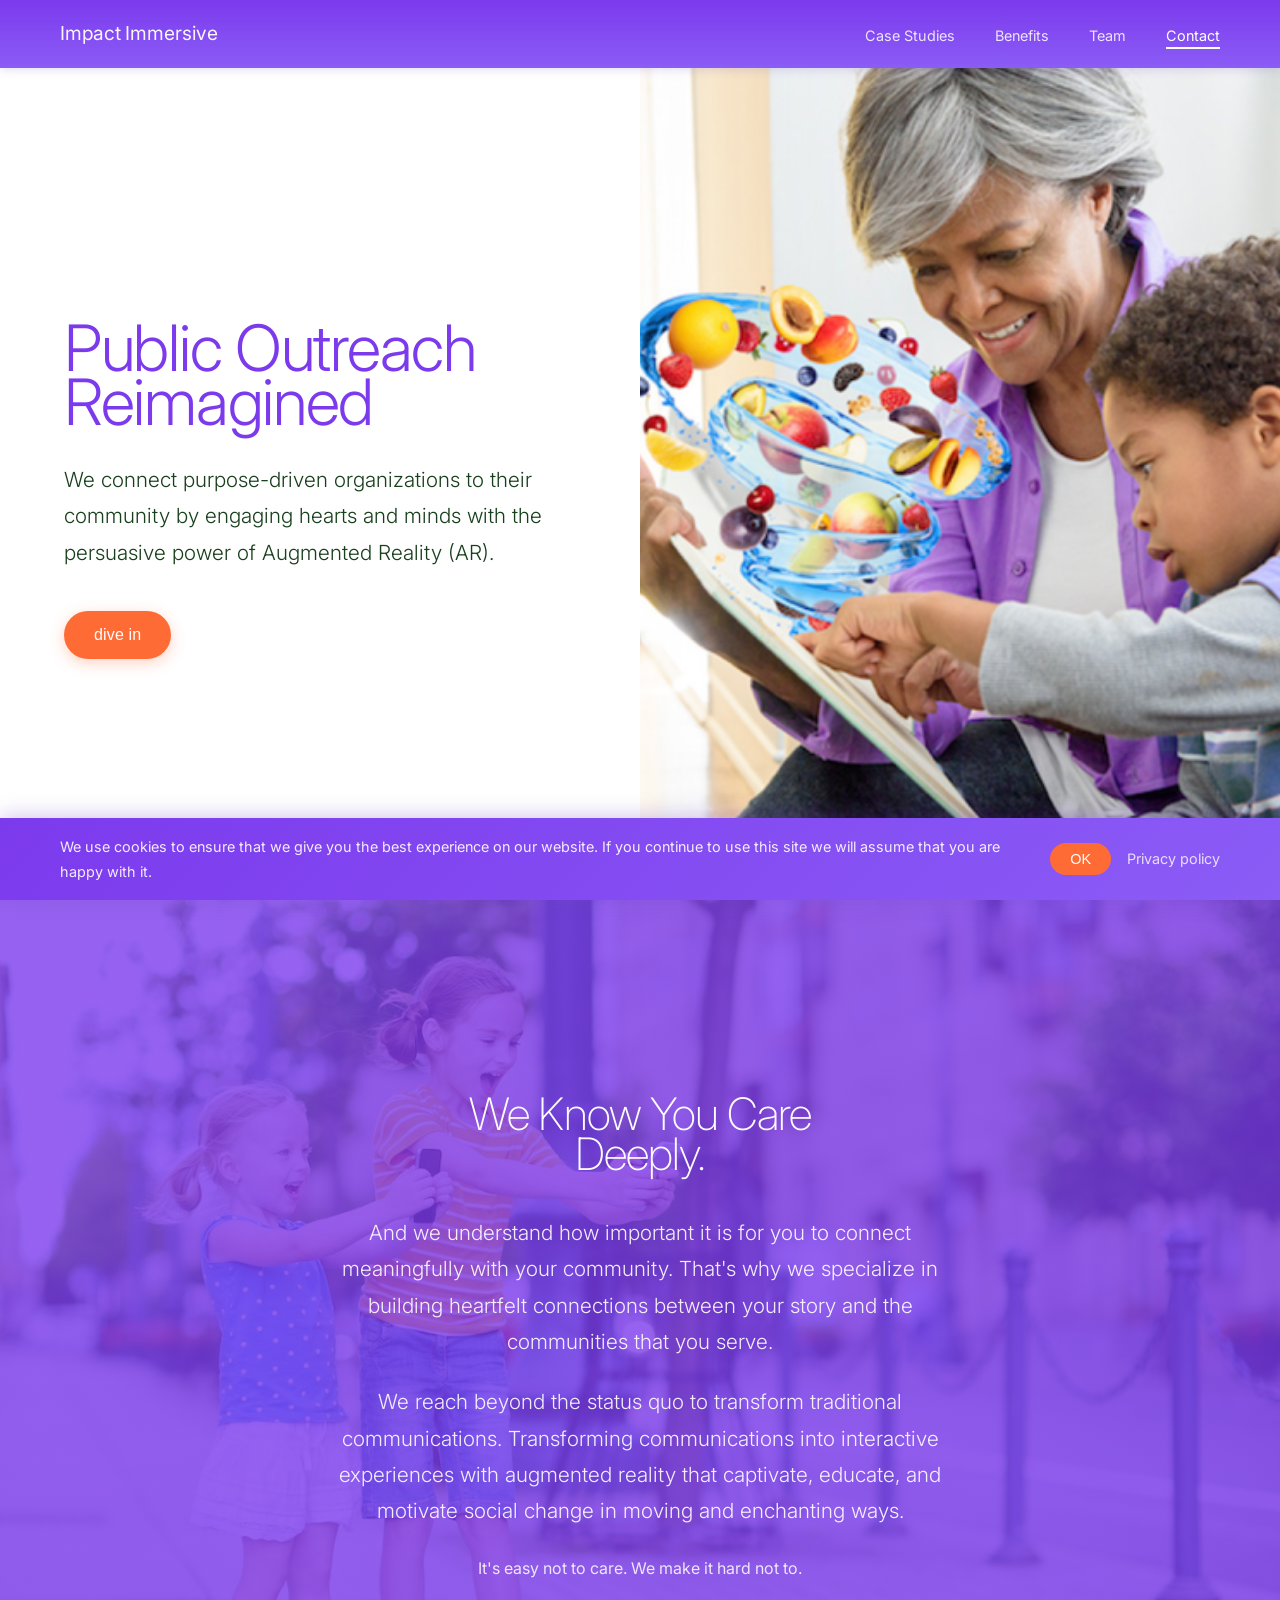
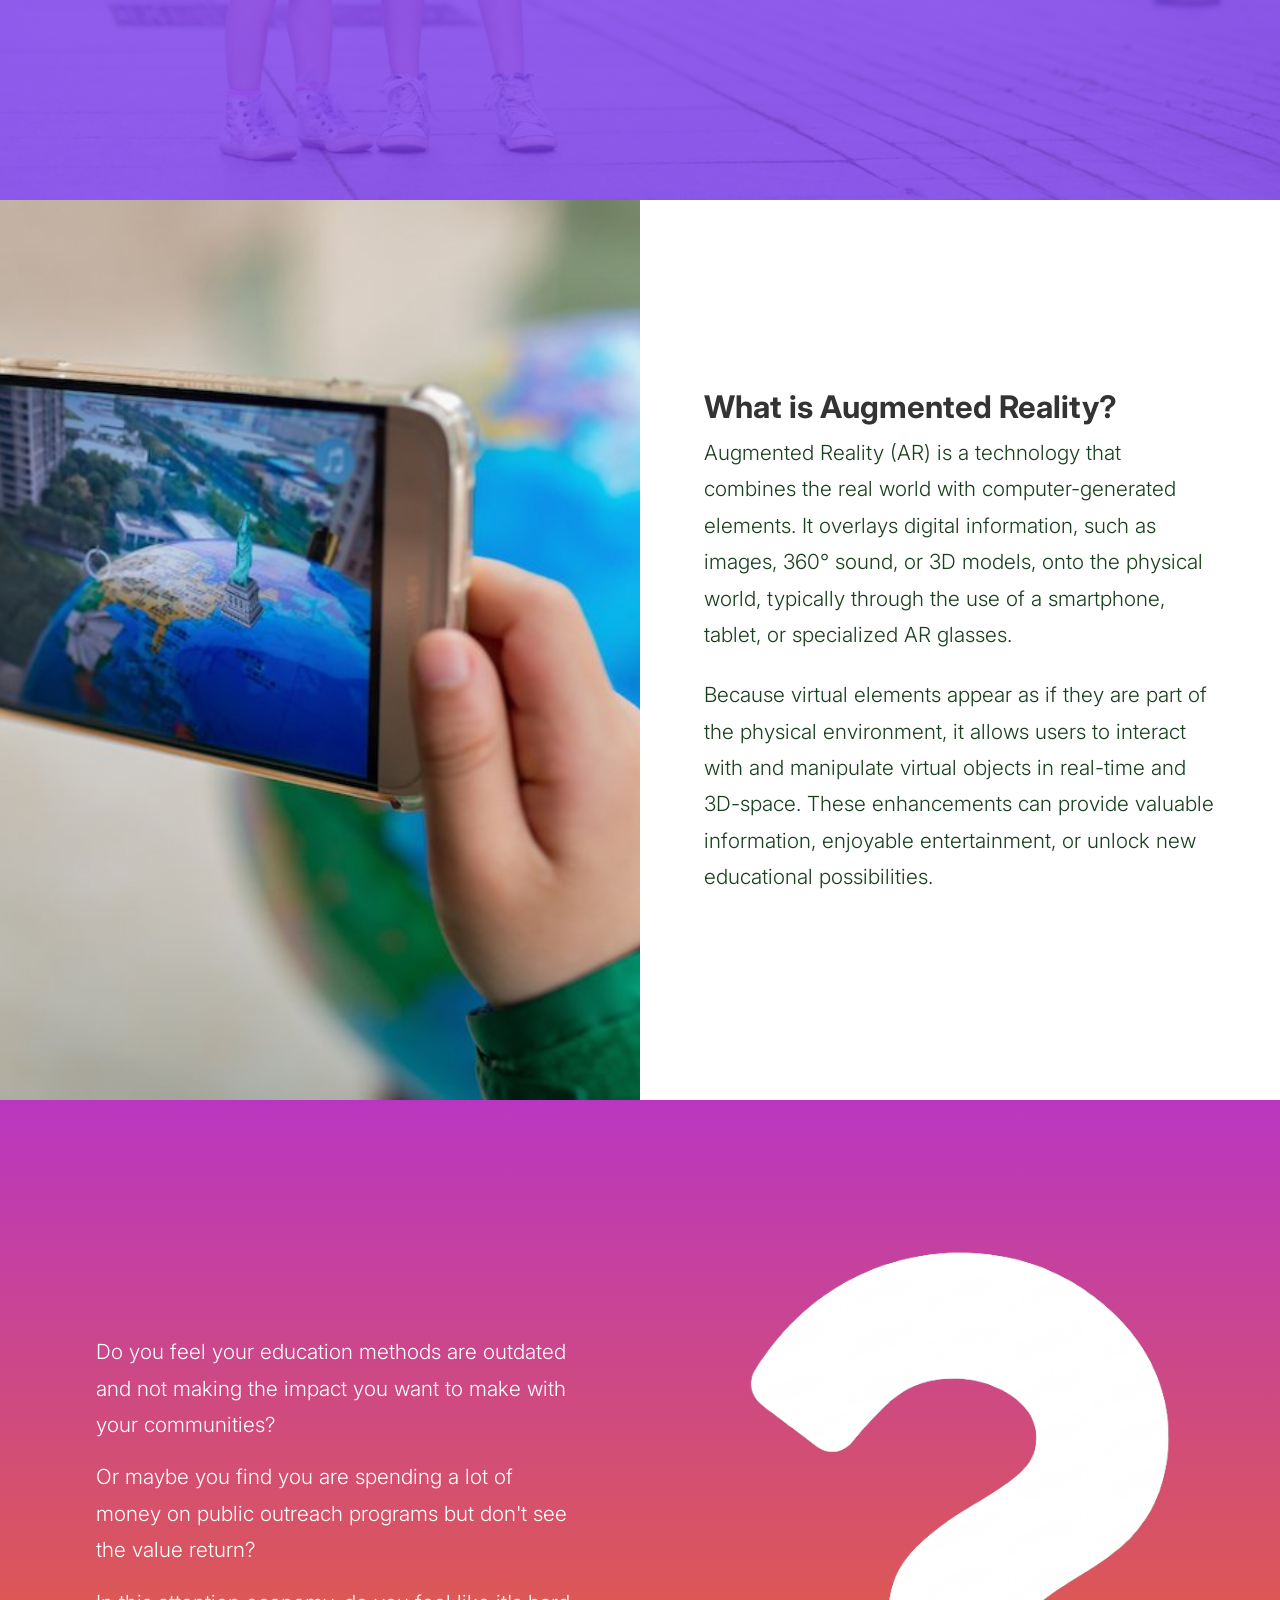
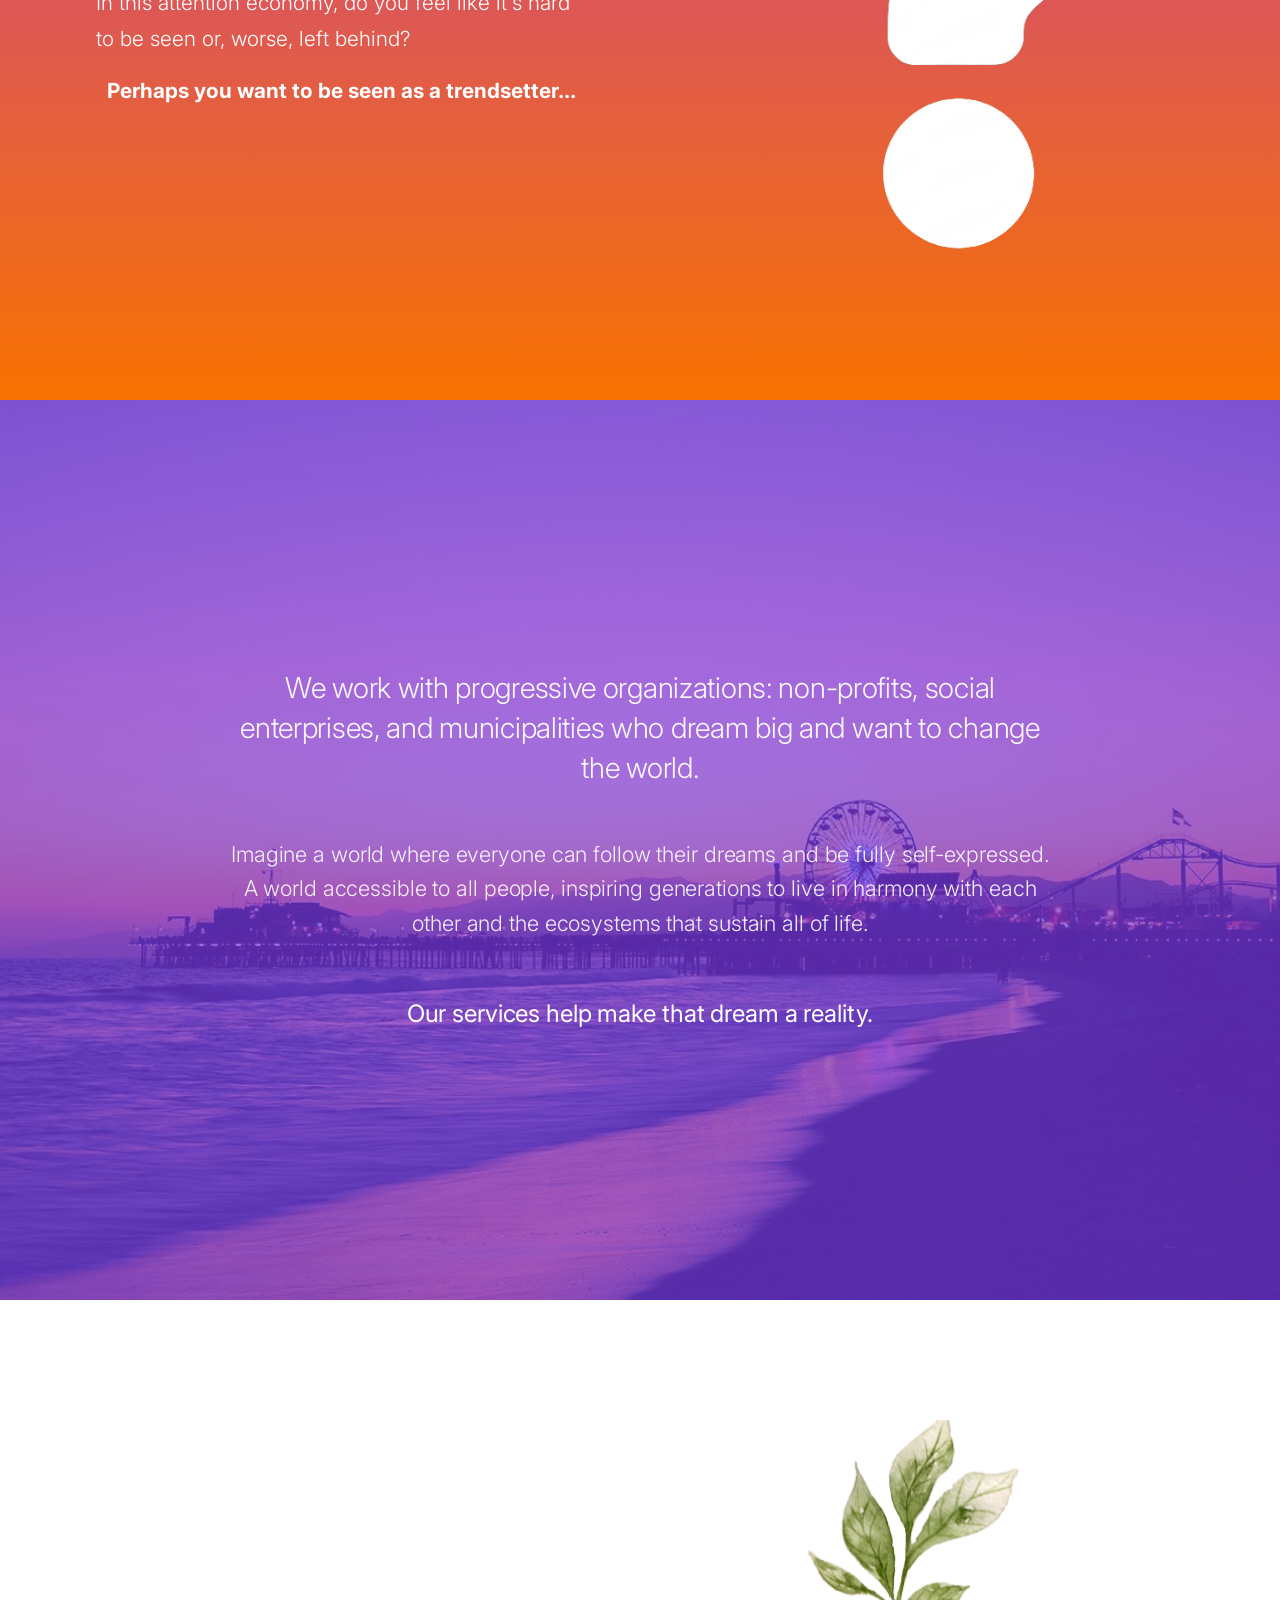
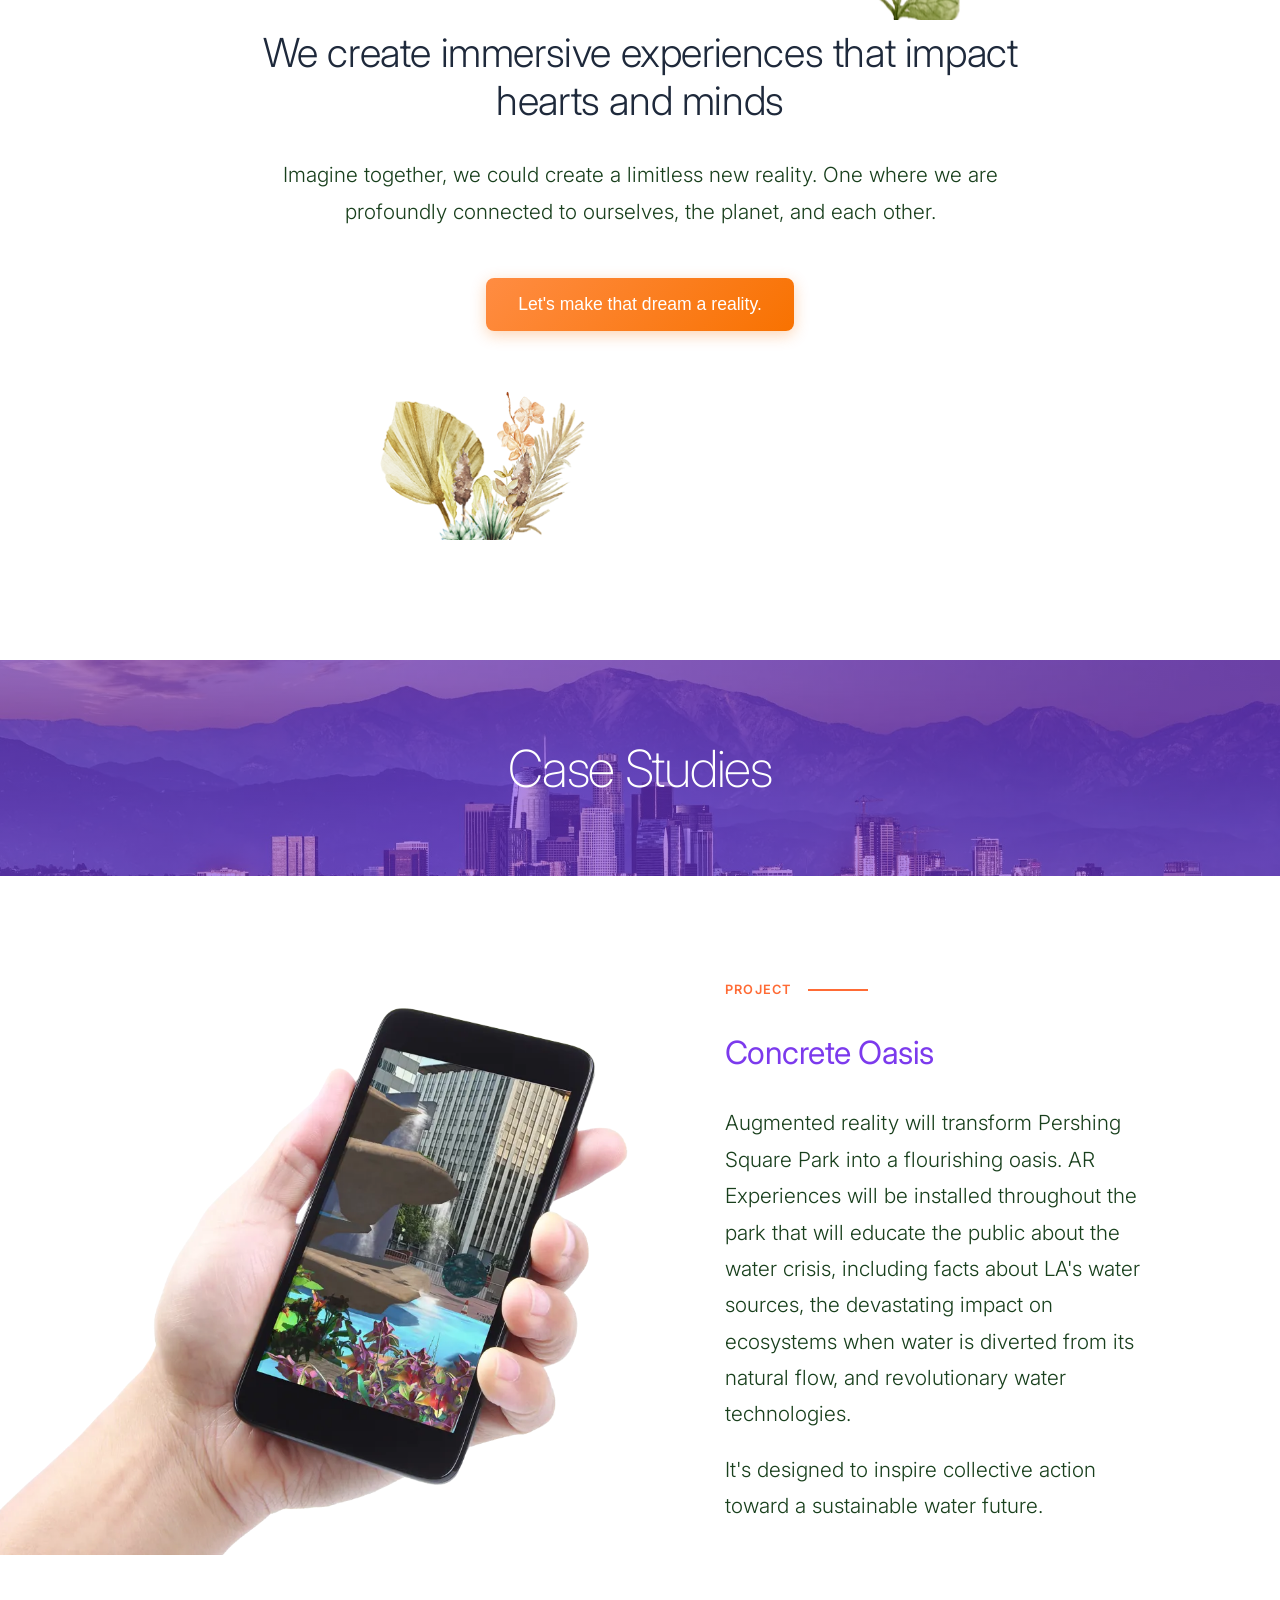
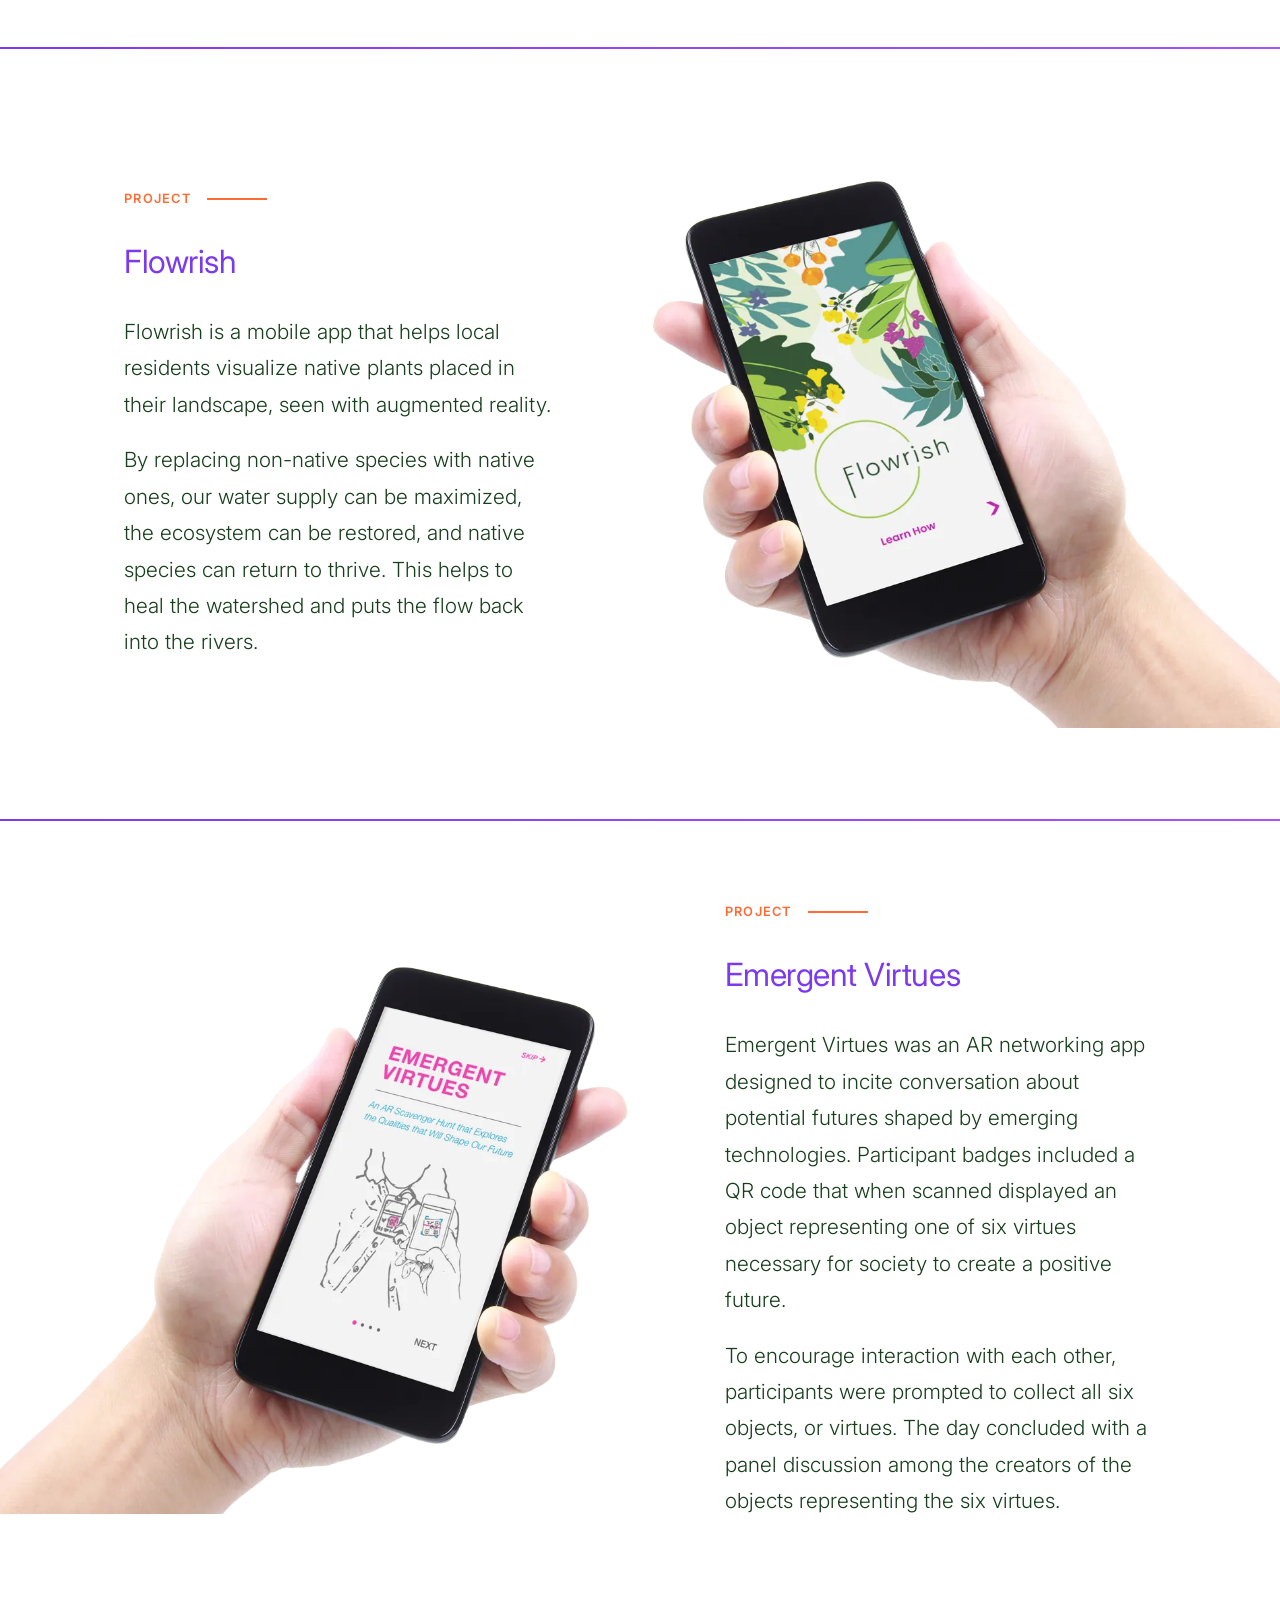
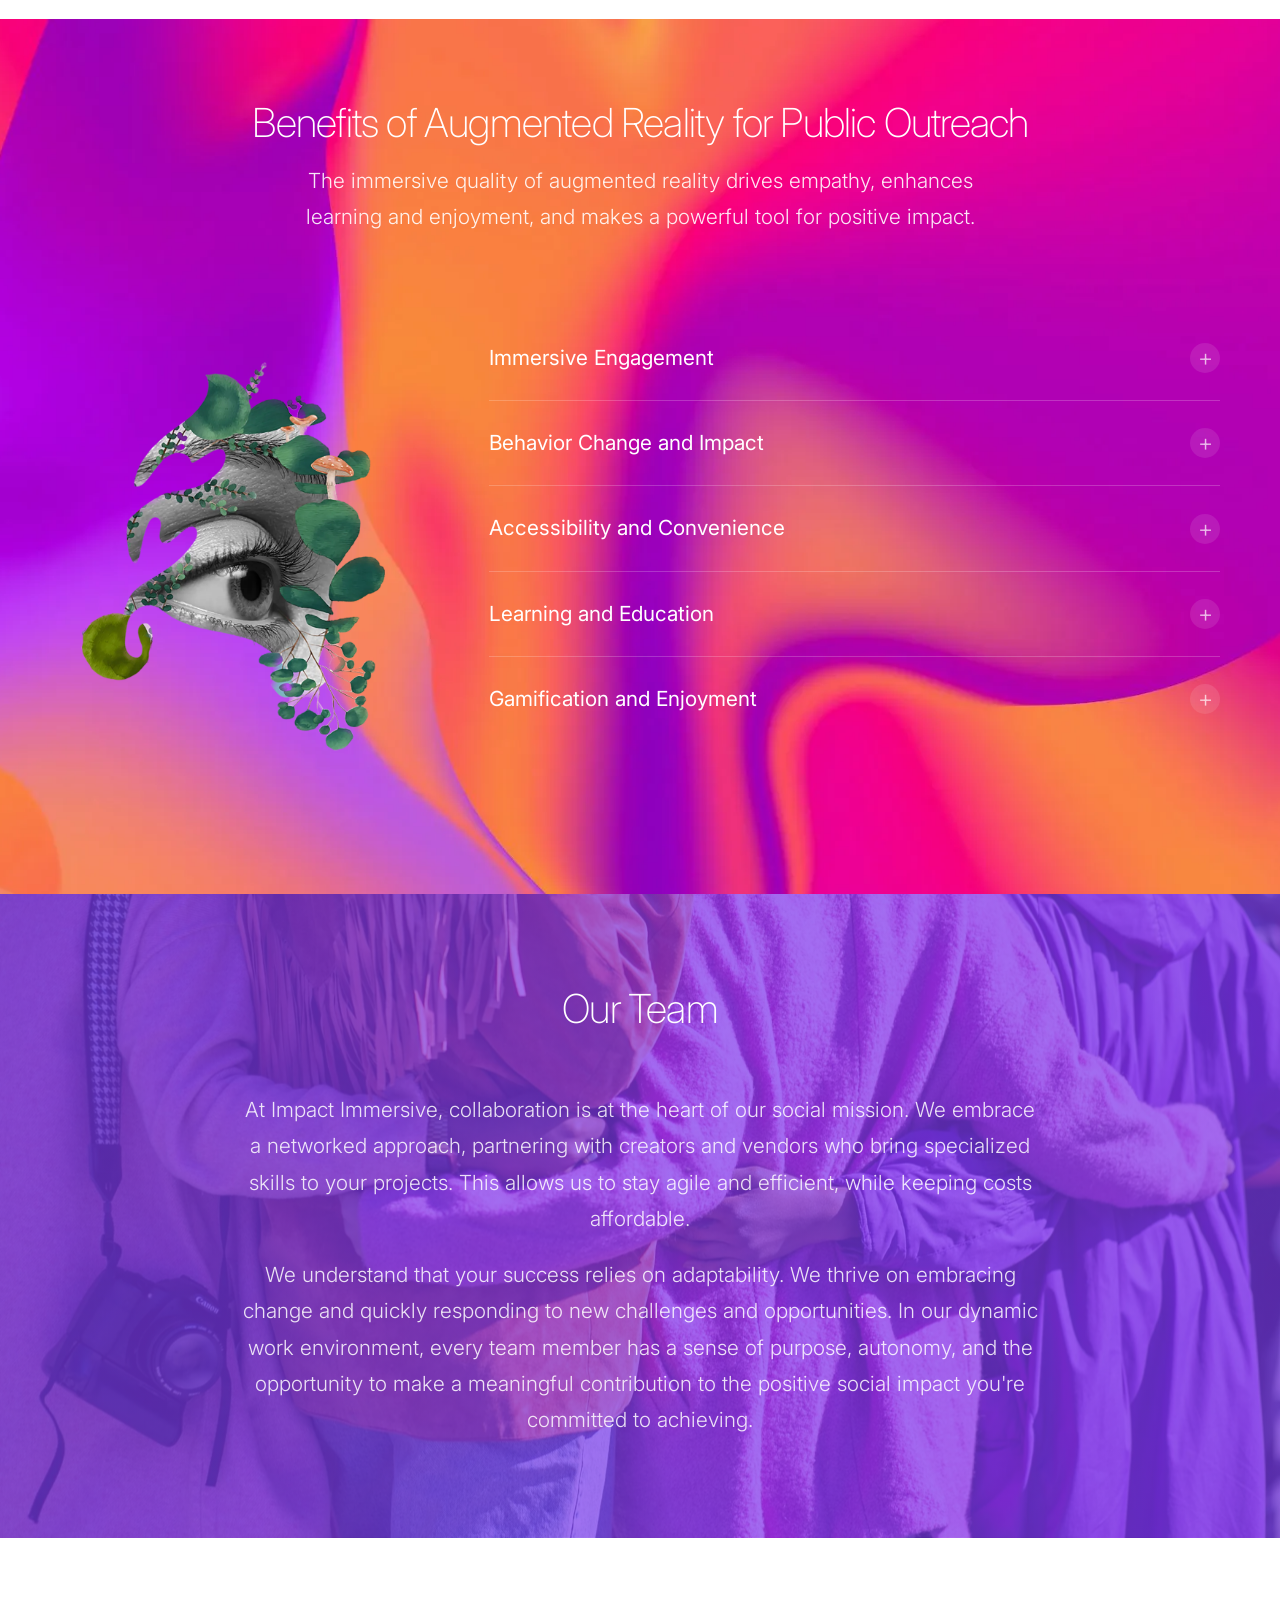
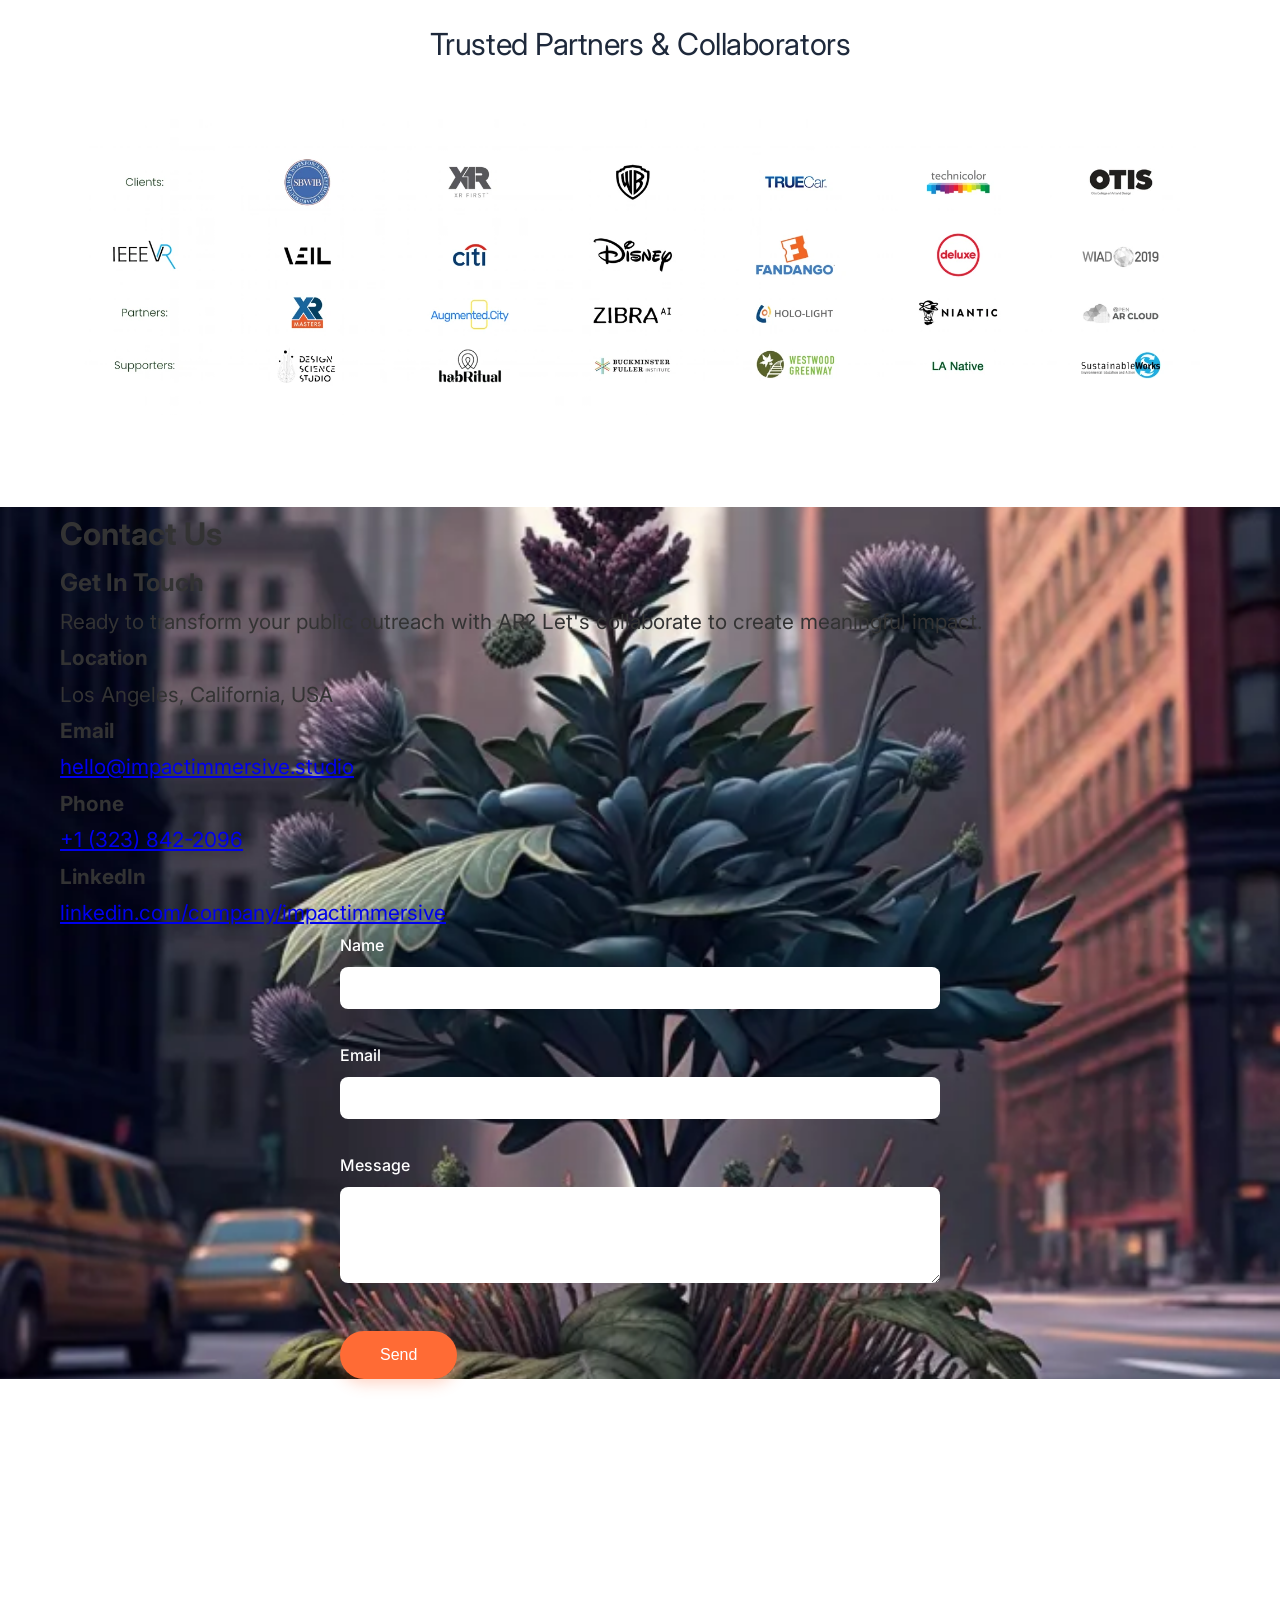
<file: static-html-version/index.html>
<!DOCTYPE html>
<html lang="en">
<head>
    <meta charset="UTF-8">
    <meta name="viewport" content="width=device-width, initial-scale=1.0">
    <meta name="description" content="Impact Immersive Studio - We connect purpose-driven organizations to their community by engaging hearts and minds with the persuasive power of Augmented Reality (AR).">
    <meta name="keywords" content="augmented reality, AR, public outreach, immersive technology, Impact Immersive Studio">
    <meta name="author" content="Impact Immersive Studio">
    
    <!-- Open Graph Meta Tags -->
    <meta property="og:title" content="Impact Immersive Studio - Public Outreach Reimagined">
    <meta property="og:description" content="We connect purpose-driven organizations to their community by engaging hearts and minds with the persuasive power of Augmented Reality (AR).">
    <meta property="og:type" content="website">
    <meta property="og:url" content="https://impactimmersive.studio">
    
    <!-- Twitter Card Meta Tags -->
    <meta name="twitter:card" content="summary_large_image">
    <meta name="twitter:title" content="Impact Immersive Studio - Public Outreach Reimagined">
    <meta name="twitter:description" content="We connect purpose-driven organizations to their community by engaging hearts and minds with the persuasive power of Augmented Reality (AR).">
    
    <title>Impact Immersive Studio - Public Outreach Reimagined</title>
    <link rel="stylesheet" href="styles.css">
    <link rel="preconnect" href="https://fonts.googleapis.com">
    <link rel="preconnect" href="https://fonts.gstatic.com" crossorigin>
    <link href="https://fonts.googleapis.com/css2?family=Inter:wght@300;400;500;600;700&display=swap" rel="stylesheet">
</head>
<body>
    <!-- Header -->
    <header class="header">
        <div class="container">
            <div class="nav-brand">
                <h1 onclick="scrollToSection('home')">Impact Immersive</h1>
            </div>
            
            <nav class="nav" id="nav">
                <ul class="nav-list">
                    <li><a href="#case-studies" onclick="scrollToSection('case-studies')">Case Studies</a></li>
                    <li><a href="#benefits" onclick="scrollToSection('benefits')">Benefits</a></li>
                    <li><a href="#founder" onclick="scrollToSection('founder')">Team</a></li>
                    <li><a href="#contact" onclick="scrollToSection('contact')">Contact</a></li>
                </ul>
            </nav>

            <button class="menu-toggle" onclick="toggleMenu()" aria-label="Toggle menu">
                <span></span>
                <span></span>
                <span></span>
            </button>
        </div>
    </header>

    <main>
        <!-- Hero Section -->
        <section id="home" class="hero-section">
            <div class="container">
                <div class="hero-content">
                    <div class="hero-text">
                        <h1 class="hero-title">
                            Public Outreach<br>
                            Reimagined
                        </h1>
                        <p class="hero-description">
                            We connect purpose-driven organizations to their community by engaging hearts and minds with the persuasive power of Augmented Reality (AR).
                        </p>
                        <button class="cta-button" onclick="scrollToSection('we-know')">
                            dive in
                        </button>
                    </div>
                    <div class="hero-image">
                        <img 
                            src="images/hero-image.jpg" 
                            alt="AR Technology Headset"
                            loading="lazy"
                        >
                    </div>
                </div>
            </div>
        </section>

        <!-- We Know Section -->
        <section id="we-know" class="we-know-section">
            <div class="container">
                <div class="we-know-content">
                    <h2 class="we-know-title">
                        We Know You Care<br>
                        Deeply.
                    </h2>
                    
                    <div class="we-know-text">
                        <p>
                            And we understand how important it is for you to connect meaningfully with your community. That's why we specialize in building heartfelt connections between your story and the communities that you serve.
                        </p>
                        
                        <p>
                            We reach beyond the status quo to transform traditional communications. Transforming communications into interactive experiences with augmented reality that captivate, educate, and motivate social change in moving and enchanting ways.
                        </p>
                        
                        <p class="tagline">
                            It's easy not to care. We make it hard not to.
                        </p>
                    </div>
                </div>
            </div>
        </section>

        <!-- What is AR Section -->
        <section id="what-is-ar" class="what-is-ar-section">
            <div class="container">
                <div class="ar-content">
                    <div class="ar-image">
                        <img 
                            src="images/what-is-ar-background.jpg" 
                            alt="Person using AR technology"
                            loading="lazy"
                        >
                    </div>
                    <div class="ar-text">
                        <h2 class="section-title">What is Augmented Reality?</h2>
                        <p>
                            Augmented Reality (AR) is a technology that combines the real world with computer-generated elements. It overlays digital information, such as images, 360° sound, or 3D models, onto the physical world, typically through the use of a smartphone, tablet, or specialized AR glasses.
                        </p>
                        <p>
                            Because virtual elements appear as if they are part of the physical environment, it allows users to interact with and manipulate virtual objects in real-time and 3D-space. These enhancements can provide valuable information, enjoyable entertainment, or unlock new educational possibilities.
                        </p>
                    </div>
                </div>
            </div>
        </section>

        <!-- Pain Points Section -->
        <section id="pain-points" class="pain-points-section">
            <div class="container">
                <div class="pain-points-content">
                    <div class="pain-points-text">
                        <div class="pain-point-questions">
                            <p>Do you feel your education methods are outdated and not making the impact you want to make with your communities?</p>
                            <p>Or maybe you find you are spending a lot of money on public outreach programs but don't see the value return?</p>
                            <p>In this attention economy, do you feel like it's hard to be seen or, worse, left behind?</p>
                            <p class="trendsetter">Perhaps you want to be seen as a trendsetter...</p>
                        </div>
                    </div>
                    <div class="pain-points-visual">
                        <div class="giant-question-mark">
                            <img 
                                src="images/question-mark.png" 
                                alt="Question mark" 
                                class="question-mark-img"
                            >
                        </div>
                    </div>
                </div>
            </div>
        </section>

        <!-- Vision Section -->
        <section id="vision" class="vision-section">
            <div class="container">
                <div class="vision-content">
                    <p>We work with progressive organizations: non-profits, social enterprises, and municipalities who dream big and want to change the world.</p>
                    <p>Imagine a world where everyone can follow their dreams and be fully self-expressed. A world accessible to all people, inspiring generations to live in harmony with each other and the ecosystems that sustain all of life.</p>
                    <p class="services-intro">Our services help make that dream a reality.</p>
                </div>
            </div>
        </section>

        <!-- Immersive Experiences Section -->
        <section id="immersive-experiences" class="immersive-experiences-section">
            <div class="container">
                <div class="immersive-content">
                    <div class="immersive-text">
                        <h2>We create immersive experiences that impact hearts and minds</h2>
                        <p>
                            Imagine together, we could create a limitless new reality. One where we are profoundly connected to ourselves, the planet, and each other.
                        </p>
                        <button class="orange-cta-button" onclick="scrollToSection('contact')">
                            Let's make that dream a reality.
                        </button>
                    </div>
                    
                    <div class="immersive-image-upper-right">
                        <img 
                            src="images/transparent-upper-right.png" 
                            alt="Natural growth and connection"
                            loading="lazy"
                        >
                    </div>
                    
                    <div class="immersive-image-lower-left">
                        <img 
                            src="images/transparent-lower-left.png" 
                            alt="Team collaboration"
                            loading="lazy"
                        >
                    </div>
                </div>
            </div>
        </section>

        <!-- Case Studies Section -->
        <section id="case-studies" class="case-studies-section">
            <!-- Purple header section with title -->
            <div class="case-studies-header">
                <div class="container">
                    <h2 class="case-studies-title">Case Studies</h2>
                </div>
            </div>

            <!-- Case Study 1: Image Left, Text Right -->
            <div class="case-study-full-width">
                <div class="container">
                    <div class="case-study-content-wrapper case-study-image-left">
                        <div class="case-study-image">
                            <img 
                                src="images/concrete-oasis.png" 
                                alt="Concrete Oasis Project"
                                loading="lazy"
                            >
                        </div>
                        <div class="case-study-text">
                            <div class="project-header">
                                <span class="project-label">Project</span>
                                <div class="orange-line"></div>
                            </div>
                            <h3>Concrete Oasis</h3>
                            <p>Augmented reality will transform Pershing Square Park into a flourishing oasis. AR Experiences will be installed throughout the park that will educate the public about the water crisis, including facts about LA's water sources, the devastating impact on ecosystems when water is diverted from its natural flow, and revolutionary water technologies.</p>
                            <p class="case-study-impact">It's designed to inspire collective action toward a sustainable water future.</p>
                        </div>
                    </div>
                </div>
            </div>

            <!-- Purple separator line -->
            <div class="case-study-separator"></div>

            <!-- Case Study 2: Text Left, Image Right -->
            <div class="case-study-full-width">
                <div class="container">
                    <div class="case-study-content-wrapper case-study-text-left">
                        <div class="case-study-text">
                            <div class="project-header">
                                <span class="project-label">Project</span>
                                <div class="orange-line"></div>
                            </div>
                            <h3>Flowrish</h3>
                            <p>Flowrish is a mobile app that helps local residents visualize native plants placed in their landscape, seen with augmented reality.</p>
                            <p>By replacing non-native species with native ones, our water supply can be maximized, the ecosystem can be restored, and native species can return to thrive. This helps to heal the watershed and puts the flow back into the rivers.</p>
                        </div>
                        <div class="case-study-image">
                            <img 
                                src="images/flowrish.png" 
                                alt="Flowrish Project"
                                loading="lazy"
                            >
                        </div>
                    </div>
                </div>
            </div>

            <!-- Purple separator line -->
            <div class="case-study-separator"></div>

            <!-- Case Study 3: Image Left, Text Right -->
            <div class="case-study-full-width">
                <div class="container">
                    <div class="case-study-content-wrapper case-study-image-left">
                        <div class="case-study-image">
                            <img 
                                src="images/emergent-virtues.png" 
                                alt="Emergent Virtues Project"
                                loading="lazy"
                            >
                        </div>
                        <div class="case-study-text">
                            <div class="project-header">
                                <span class="project-label">Project</span>
                                <div class="orange-line"></div>
                            </div>
                            <h3>Emergent Virtues</h3>
                            <p>Emergent Virtues was an AR networking app designed to incite conversation about potential futures shaped by emerging technologies. Participant badges included a QR code that when scanned displayed an object representing one of six virtues necessary for society to create a positive future.</p>
                            <p>To encourage interaction with each other, participants were prompted to collect all six objects, or virtues. The day concluded with a panel discussion among the creators of the objects representing the six virtues.</p>
                        </div>
                    </div>
                </div>
            </div>
        </section>

        <!-- Benefits Section -->
        <section id="benefits" class="benefits-section">
            <div class="benefits-header">
                <div class="container">
                    <h2 class="benefits-main-title">Benefits of Augmented Reality for Public Outreach</h2>
                    <p class="benefits-subtitle">
                        The immersive quality of augmented reality drives empathy, enhances learning and enjoyment, and makes a powerful tool for positive impact.
                    </p>
                </div>
            </div>
            
            <div class="benefits-content">
                <div class="container">
                    <div class="benefits-layout">
                        <div class="benefits-image">
                            <img 
                                src="images/benefits-image.png" 
                                alt="AR Benefits Visualization"
                                loading="lazy"
                            >
                        </div>
                        
                        <div class="benefits-list">
                            <div class="benefit-item">
                                <div class="benefit-header" onclick="toggleBenefit(0)">
                                    <h3>Immersive Engagement</h3>
                                    <span class="benefit-toggle" id="toggle-0">+</span>
                                </div>
                                <div class="benefit-description" id="description-0">
                                    <p>AR creates a highly engaging and immersive experience by overlaying digital content onto the real world–captivating users' attention and curiosity, making learning and storytelling more compelling. It engages more of the senses, enabling users to explore and interact with virtual worlds, fostering a deep sense of engagement and connection.</p>
                                </div>
                            </div>

                            <div class="benefit-item">
                                <div class="benefit-header" onclick="toggleBenefit(1)">
                                    <h3>Behavior Change and Impact</h3>
                                    <span class="benefit-toggle" id="toggle-1">+</span>
                                </div>
                                <div class="benefit-description" id="description-1">
                                    <p>AR has the potential to drive behavior change by evoking empathy. Through virtual simulation, users can witness the consequences of their actions or explore real-world challenges. By experiencing these impacts viscerally, Individuals become inspired to try new behaviors, make informed decisions, and take action towards positive change. Changes such as adopting sustainable practices or embracing empathy towards others.</p>
                                </div>
                            </div>

                            <div class="benefit-item">
                                <div class="benefit-header" onclick="toggleBenefit(2)">
                                    <h3>Accessibility and Convenience</h3>
                                    <span class="benefit-toggle" id="toggle-2">+</span>
                                </div>
                                <div class="benefit-description" id="description-2">
                                    <p>With the widespread availability of smartphones and tablets, AR breaks down barriers, making AR inclusive and reaching a wide range of users. It eliminates the need for specialized hardware, making AR more convenient and readily available.</p>
                                </div>
                            </div>

                            <div class="benefit-item">
                                <div class="benefit-header" onclick="toggleBenefit(3)">
                                    <h3>Learning and Education</h3>
                                    <span class="benefit-toggle" id="toggle-3">+</span>
                                </div>
                                <div class="benefit-description" id="description-3">
                                    <p>AR enhances learning by providing interactive, hands-on, and personalized learning opportunities. It enables students to visualize complex concepts, explore simulations, and engage in experiential learning. Studies have shown that AR can increase attention, motivation, and knowledge retention, making it a powerful tool to enhance learning outcomes.</p>
                                </div>
                            </div>

                            <div class="benefit-item">
                                <div class="benefit-header" onclick="toggleBenefit(4)">
                                    <h3>Gamification and Enjoyment</h3>
                                    <span class="benefit-toggle" id="toggle-4">+</span>
                                </div>
                                <div class="benefit-description" id="description-4">
                                    <p>Game mechanics, such as rewards, challenges, and progress tracking, add an element of fun and enjoyment to the user experience. Gamification enhances motivation, promotes active participation, and encourages users to explore and discover. Users spend more time engaging with the content, leading to deeper understanding and greater information retention.</p>
                                </div>
                            </div>
                        </div>
                    </div>
                </div>
            </div>
        </section>

        <!-- Team Section -->
        <section id="team" class="team-section">
            <div class="container">
                <h2 class="section-title">Our Team</h2>
                <div class="team-content">
                    <div class="team-text">
                        <p>
                            At Impact Immersive, collaboration is at the heart of our social mission. We embrace a networked approach, partnering with creators and vendors who bring specialized skills to your projects. This allows us to stay agile and efficient, while keeping costs affordable.
                        </p>
                        <p>
                            We understand that your success relies on adaptability. We thrive on embracing change and quickly responding to new challenges and opportunities. In our dynamic work environment, every team member has a sense of purpose, autonomy, and the opportunity to make a meaningful contribution to the positive social impact you're committed to achieving.
                        </p>
                    </div>
                </div>
            </div>
        </section>

        <!-- Logo Section -->
        <section id="partners" class="logo-section">
            <div class="container">
                <h2 class="logo-section-title">Trusted Partners & Collaborators</h2>
                <div class="partners-image-container">
                    <img 
                        src="images/partners-logos.webp"
                        alt="Clients, Partners, and Supporters - Including Disney, Warner Bros, Technicolor, TrueCar, OTIS, Citi, Fandango, Niantic, and more"
                        loading="lazy"
                        class="partners-full-image"
                    >
                </div>
            </div>
        </section>

        <!-- Contact Section -->
        <section id="contact" class="contact-section">
            <div class="container">
                <h2 class="section-title">Contact Us</h2>
                <div class="contact-content">
                    <div class="contact-info">
                        <div class="contact-item">
                            <h3>Get In Touch</h3>
                            <p>Ready to transform your public outreach with AR? Let's collaborate to create meaningful impact.</p>
                        </div>
                        <div class="contact-item">
                            <h4>Location</h4>
                            <p>Los Angeles, California, USA</p>
                        </div>
                        <div class="contact-item">
                            <h4>Email</h4>
                            <p>
                                <a href="mailto:hello@impactimmersive.studio">hello@impactimmersive.studio</a>
                            </p>
                        </div>
                        <div class="contact-item">
                            <h4>Phone</h4>
                            <p>
                                <a href="tel:+13238422096">+1 (323) 842-2096</a>
                            </p>
                        </div>
                        <div class="contact-item">
                            <h4>LinkedIn</h4>
                            <p>
                                <a href="https://www.linkedin.com/company/impactimmersive" target="_blank" rel="noopener noreferrer">
                                    linkedin.com/company/impactimmersive
                                </a>
                            </p>
                        </div>
                    </div>
                    
                    <form class="contact-form" onsubmit="handleContactSubmit(event)">
                        <div class="form-group">
                            <label for="name">Name</label>
                            <input type="text" id="name" name="name" required>
                        </div>
                        
                        <div class="form-group">
                            <label for="email">Email</label>
                            <input type="email" id="email" name="email" required>
                        </div>
                        
                        <div class="form-group">
                            <label for="message">Message</label>
                            <textarea id="message" name="message" rows="4" required></textarea>
                        </div>
                        
                        <button type="submit" class="submit-button">Send</button>
                    </form>
                </div>
            </div>
        </section>

        <!-- Footer -->
        <div class="contact-footer">
            <div class="container">
                <div class="footer-main">
                    <div class="footer-company-info">
                        <h3>Impact Immersive</h3>
                        <p>Los Angeles, California, USA</p>
                        <p><a href="mailto:hello@impactimmersive.studio">hello@impactimmersive.studio</a></p>
                        <p><a href="tel:+13238422096">+1 (323) 842-2096</a></p>
                        <div class="social-links">
                            <a href="https://www.linkedin.com/company/impactimmersive" target="_blank" rel="noopener noreferrer">
                                LinkedIn
                            </a>
                        </div>
                    </div>
                </div>
                
                <div class="footer-separator"></div>
                
                <div class="footer-bottom">
                    <div class="footer-copyright">
                        <p>© 2025 Impact Immersive</p>
                    </div>
                    <div class="footer-legal">
                        <a href="terms.html">Terms</a>
                        <a href="#privacy">Privacy Policy</a>
                    </div>
                </div>
            </div>
        </div>
    </main>

    <!-- Cookie Consent -->
    <div id="cookie-consent" class="cookie-consent">
        <div class="cookie-content">
            <p>We use cookies to ensure that we give you the best experience on our website. If you continue to use this site we will assume that you are happy with it.</p>
            <div class="cookie-buttons">
                <button onclick="acceptCookies()" class="cookie-ok">OK</button>
                <a href="#" class="cookie-policy">Privacy policy</a>
            </div>
        </div>
    </div>

    <script src="script.js"></script>
</body>
</html>
</file>
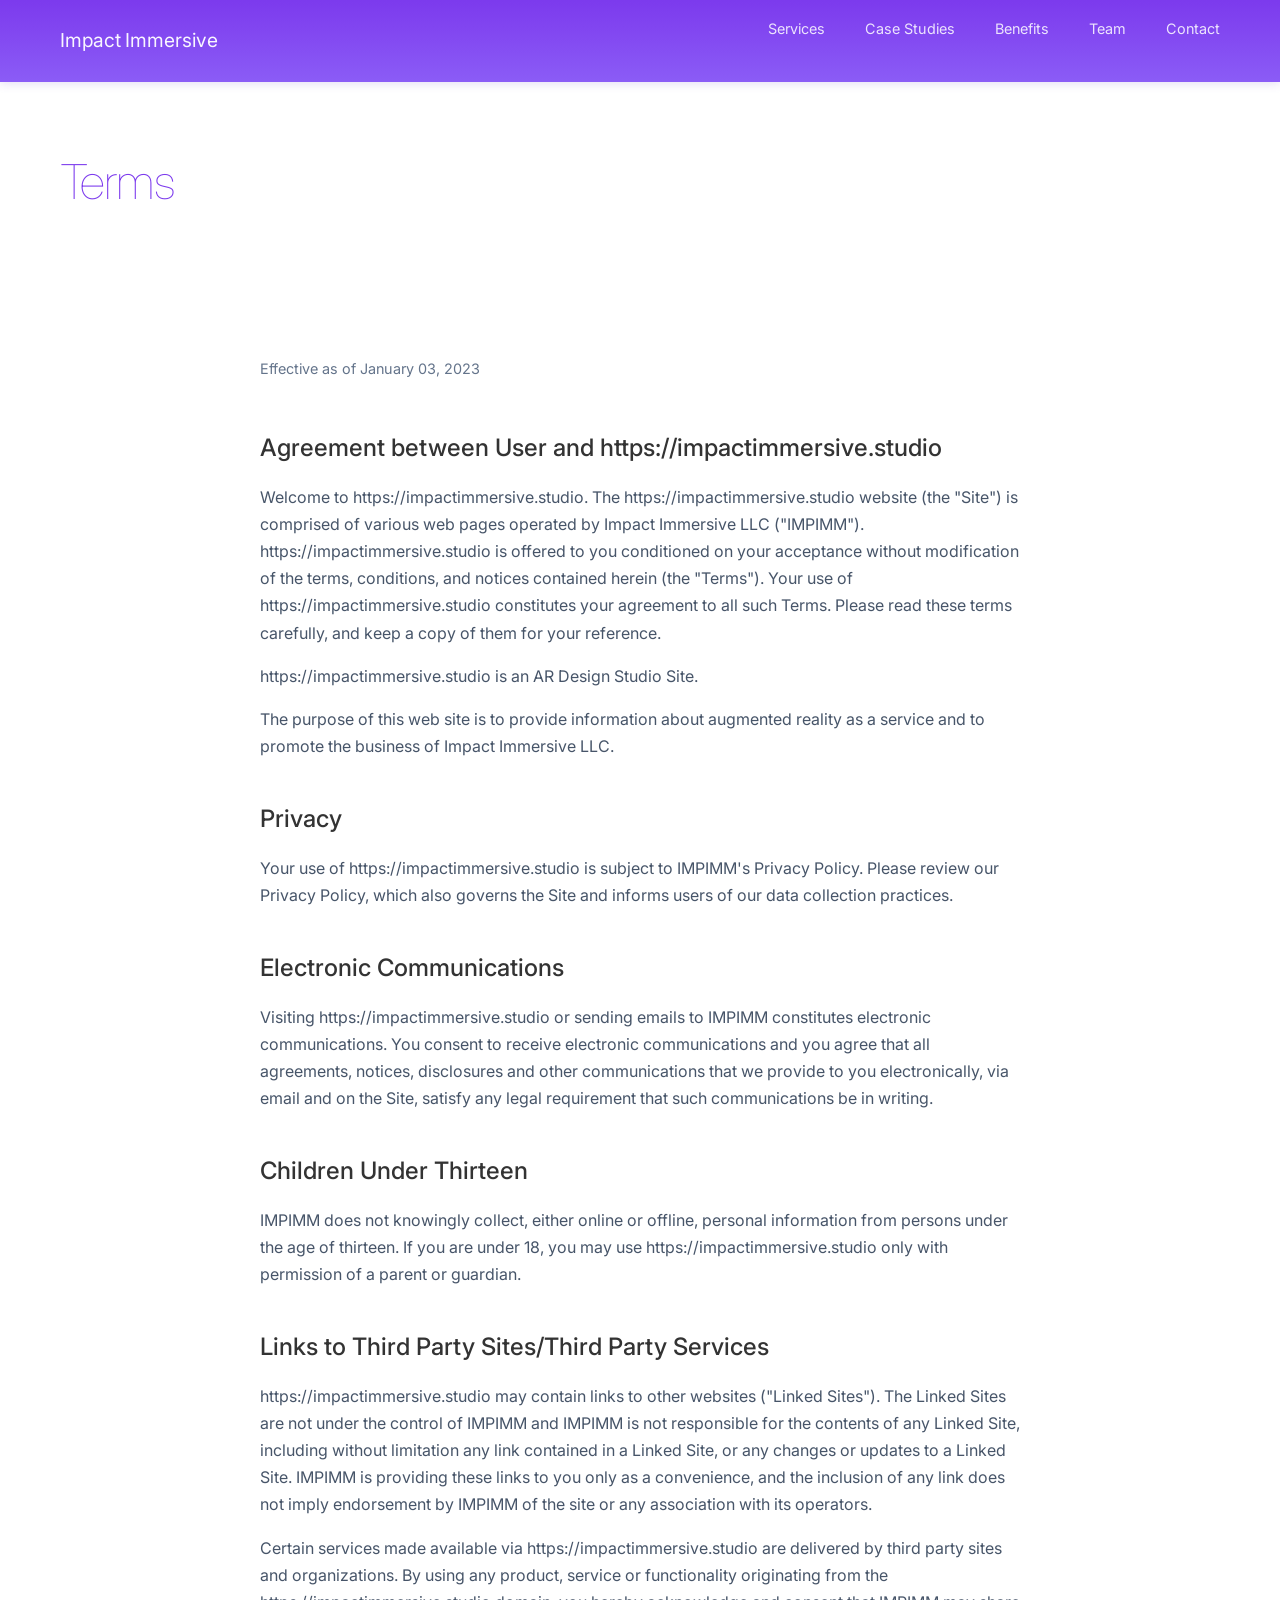
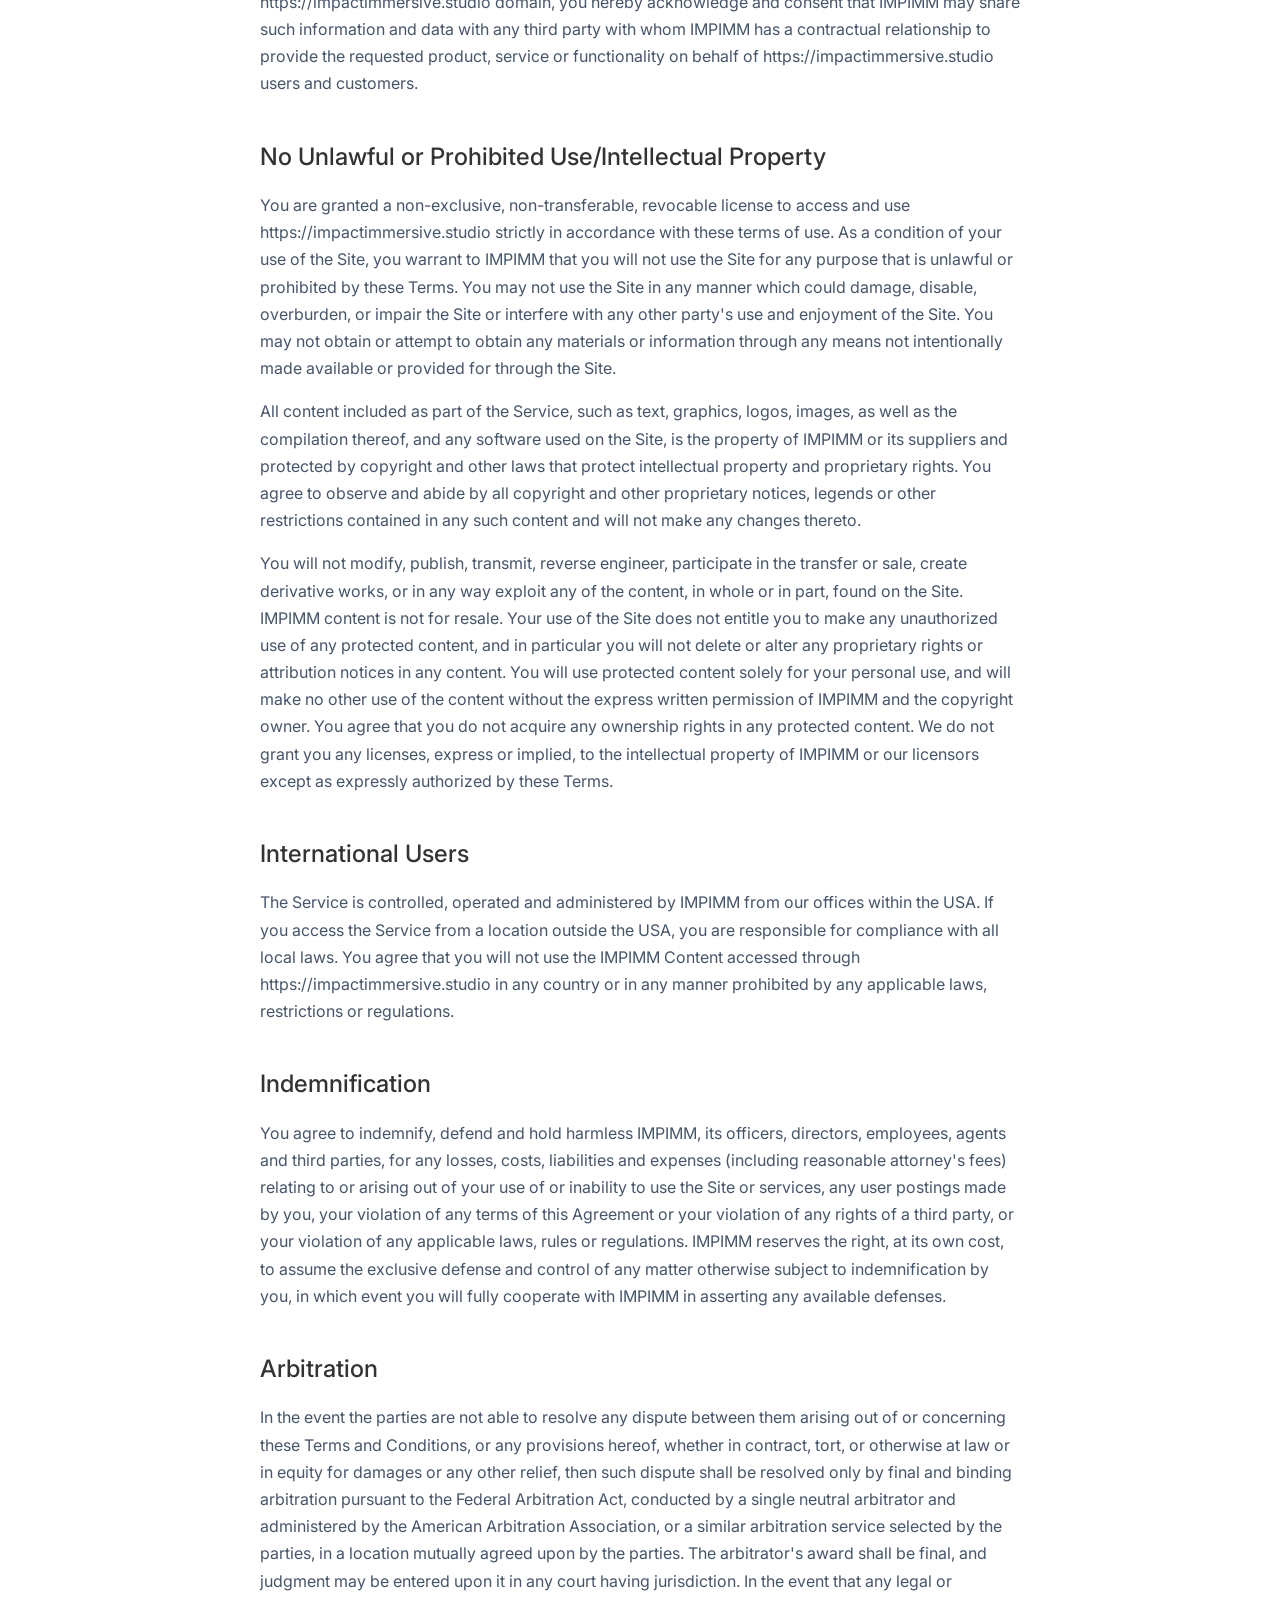
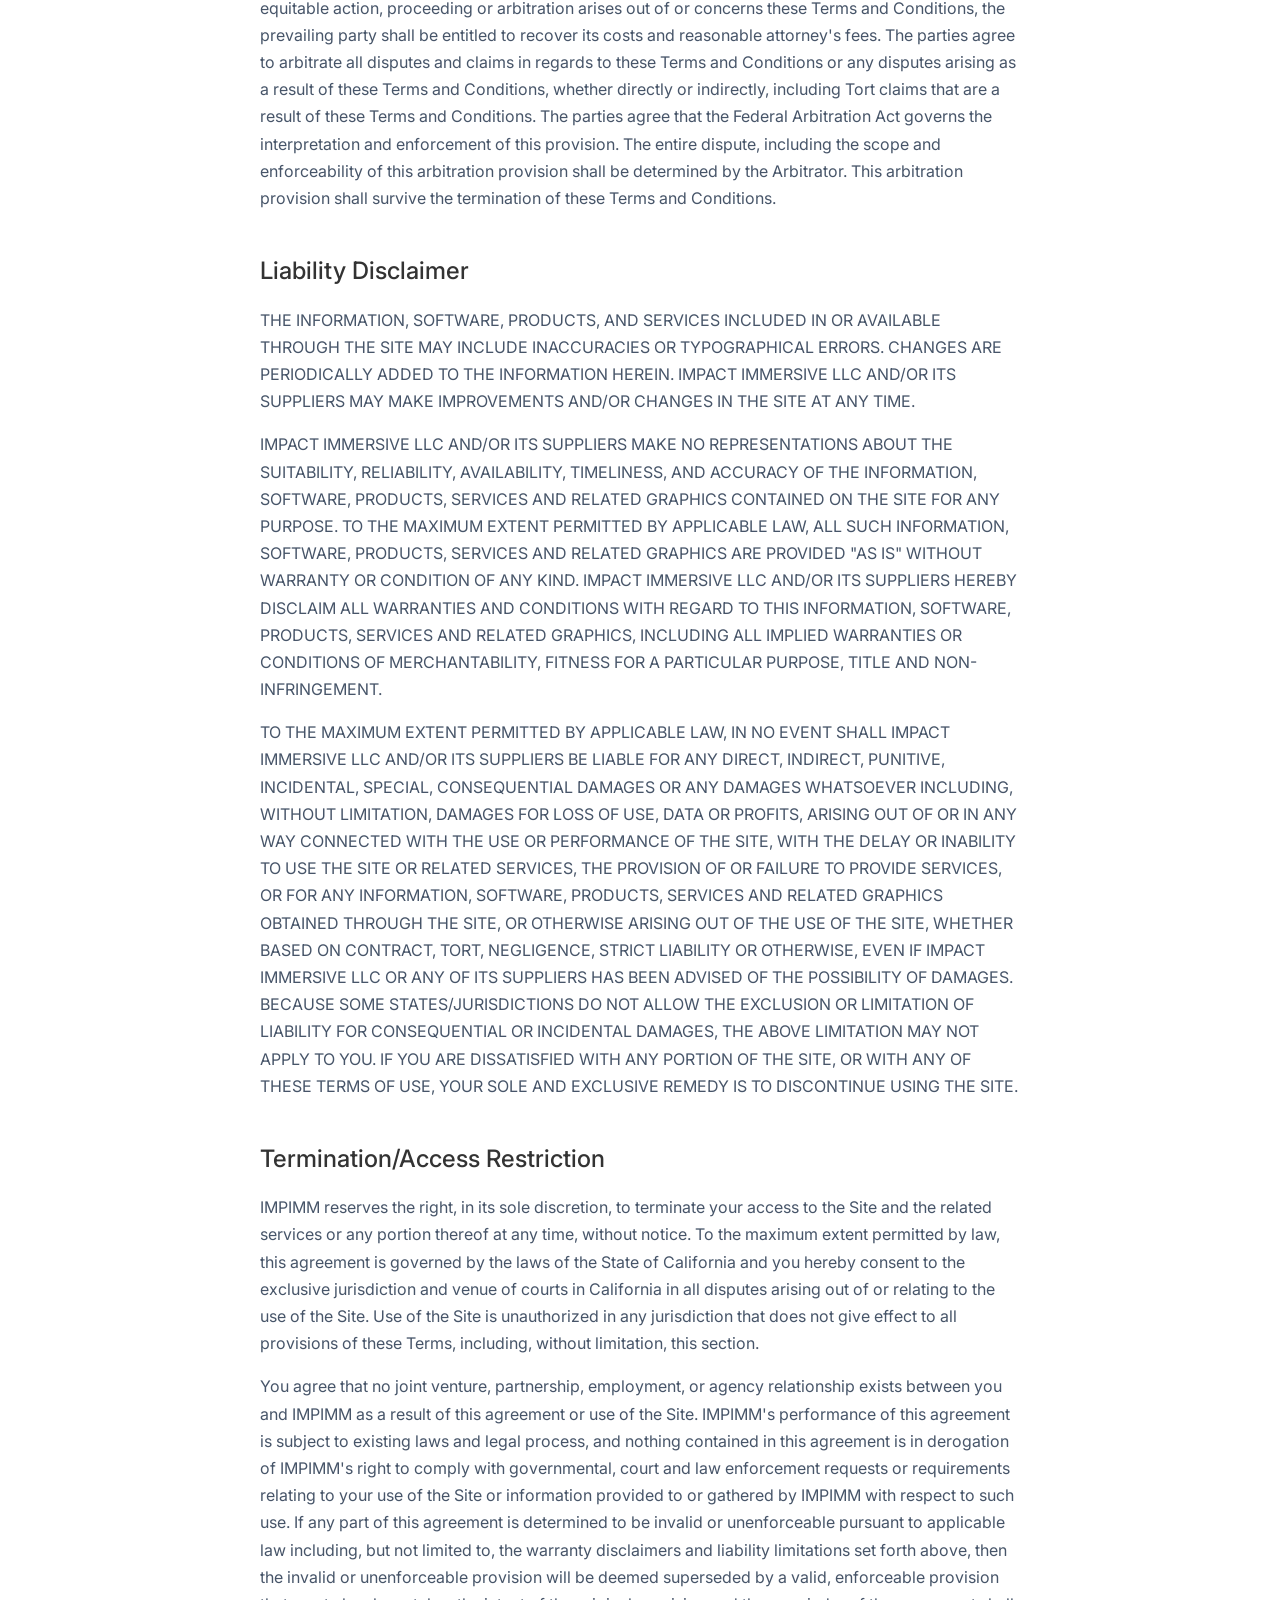
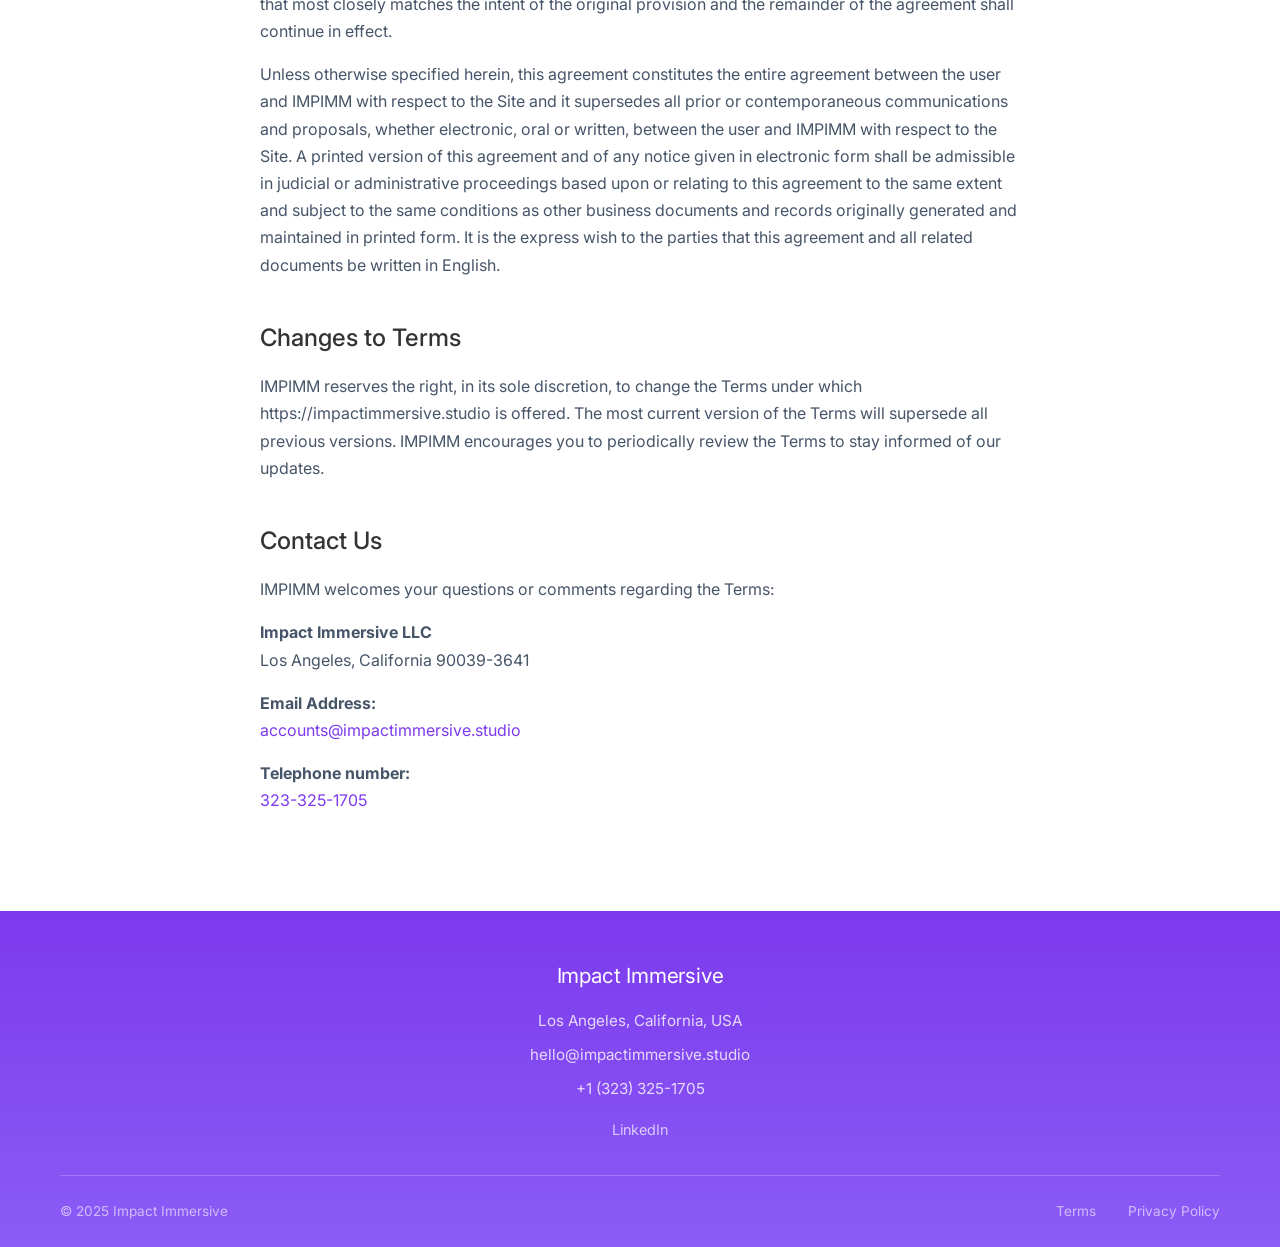
<file: static-html-version/terms.html>
<!DOCTYPE html>
<html lang="en">
<head>
    <meta charset="UTF-8">
    <meta name="viewport" content="width=device-width, initial-scale=1.0">
    <title>Terms of Service - Impact Immersive Studio</title>
    <link rel="preconnect" href="https://fonts.googleapis.com">
    <link rel="preconnect" href="https://fonts.gstatic.com" crossorigin>
    <link href="https://fonts.googleapis.com/css2?family=Inter:wght@100;200;300;400;500;600;700&display=swap" rel="stylesheet">
    <style>
        /* Import proper fonts */
        @import url('https://fonts.googleapis.com/css2?family=Inter:wght@100;200;300;400;500;600;700&display=swap');

        /* Reset and Base Styles */
        * {
            margin: 0;
            padding: 0;
            box-sizing: border-box;
        }

        html {
            scroll-behavior: smooth;
        }

        body {
            font-family: 'Inter', -apple-system, BlinkMacSystemFont, 'Segoe UI', sans-serif;
            -webkit-font-smoothing: antialiased;
            -moz-osx-font-smoothing: grayscale;
            line-height: 1.6;
            color: #333;
            font-weight: 400;
            background-color: #ffffff;
        }

        .container {
            max-width: 1200px;
            margin: 0 auto;
            padding: 0 20px;
        }

        /* Header Styles */
        .header {
            background: linear-gradient(180deg, #7c3aed 0%, #8b5cf6 100%);
            position: fixed;
            top: 0;
            left: 0;
            right: 0;
            z-index: 1000;
            box-shadow: 0 1px 10px rgba(107, 70, 193, 0.2);
        }

        .header .container {
            display: flex;
            justify-content: space-between;
            align-items: center;
            padding: 1rem 20px;
        }

        .nav-brand h1 {
            color: rgba(255, 255, 255, 0.95);
            font-size: 1.2rem;
            font-weight: 400;
            cursor: pointer;
            transition: opacity 0.3s ease;
            letter-spacing: -0.005em;
        }

        .nav-brand h1:hover {
            opacity: 0.8;
        }

        .nav-list {
            display: flex;
            list-style: none;
            gap: 2.5rem;
            align-items: center;
        }

        .nav-list a {
            color: rgba(255, 255, 255, 0.85);
            text-decoration: none;
            font-weight: 400;
            font-size: 0.9rem;
            transition: color 0.3s ease;
            position: relative;
        }

        .nav-list a:hover,
        .nav-list a.active {
            color: rgba(255, 255, 255, 1);
        }

        .nav-list a::after {
            content: '';
            position: absolute;
            bottom: -5px;
            left: 0;
            width: 0;
            height: 2px;
            background-color: #FDB462;
            transition: width 0.3s ease;
        }

        .nav-list a:hover::after,
        .nav-list a.active::after {
            width: 100%;
        }

        .menu-toggle {
            display: none;
            flex-direction: column;
            background: none;
            border: none;
            cursor: pointer;
            padding: 5px;
        }

        .menu-toggle span {
            width: 25px;
            height: 3px;
            background: white;
            margin: 3px 0;
            transition: 0.3s;
        }

        .terms-wrapper {
            padding-top: 80px;
        }

        .terms-header {
            background: #ffffff;
            padding: 4rem 0;
            color: #7c3aed;
        }

        .terms-header h1 {
            font-size: 3rem;
            font-weight: 100;
            letter-spacing: -0.02em;
            margin-bottom: 0.5rem;
        }

        .terms-content {
            max-width: 800px;
            margin: 0 auto;
            padding: 4rem 20px;
        }

        .last-updated {
            color: #64748b;
            font-size: 0.9rem;
            margin-bottom: 3rem;
        }

        h2 {
            color: #333333;
            font-size: 1.5rem;
            font-weight: 500;
            margin-top: 2.5rem;
            margin-bottom: 1rem;
        }

        p {
            margin-bottom: 1rem;
            color: #475569;
            line-height: 1.7;
        }

        ul {
            margin-bottom: 1rem;
            padding-left: 2rem;
        }

        li {
            color: #475569;
            margin-bottom: 0.5rem;
        }

        a {
            color: #7c3aed;
            text-decoration: none;
            transition: color 0.3s ease;
        }

        a:hover {
            color: #9333ea;
        }

        section {
            margin-bottom: 2rem;
        }

        /* Footer Styles - Fixed to match main page */
        .contact-footer {
            background: linear-gradient(180deg, #7c3aed 0%, #8b5cf6 100%);
            color: white;
            padding: 3rem 0 1.5rem;
        }

        .footer-main {
            text-align: center;
            margin-bottom: 2rem;
        }

        .footer-company-info h3 {
            font-size: 1.3rem;
            font-weight: 400;
            margin-bottom: 1rem;
            letter-spacing: -0.01em;
        }

        .footer-company-info p {
            color: rgba(255, 255, 255, 0.8);
            font-size: 0.95rem;
            margin-bottom: 0.5rem;
        }

        .footer-company-info a {
            color: rgba(255, 255, 255, 0.8);
            text-decoration: none;
            transition: color 0.3s ease;
        }

        .footer-company-info a:hover {
            color: rgba(255, 255, 255, 1);
        }

        .social-links {
            margin-top: 1rem;
        }

        .social-links a {
            color: rgba(255, 255, 255, 0.7);
            text-decoration: none;
            font-size: 0.9rem;
            transition: color 0.3s ease;
        }

        .social-links a:hover {
            color: #FDB462;
        }

        /* Footer separator line */
        .footer-separator {
            height: 1px;
            background: rgba(255, 255, 255, 0.2);
            margin: 2rem 0 1.5rem;
        }

        /* Footer bottom section */
        .footer-bottom {
            display: flex;
            justify-content: space-between;
            align-items: center;
            font-size: 0.85rem;
        }

        .footer-copyright p {
            color: rgba(255, 255, 255, 0.6);
            margin: 0;
        }

        .footer-legal {
            display: flex;
            gap: 2rem;
        }

        .footer-legal a {
            color: rgba(255, 255, 255, 0.6);
            text-decoration: none;
            transition: color 0.3s ease;
        }

        .footer-legal a:hover {
            color: rgba(255, 255, 255, 1);
        }

        @media (max-width: 768px) {
            .nav {
                display: none;
            }

            .menu-toggle {
                display: flex;
            }

            .terms-header h1 {
                font-size: 2rem;
            }

            .terms-content {
                padding: 2rem 15px;
            }

            .footer-bottom {
                flex-direction: column;
                gap: 1rem;
                text-align: center;
            }

            .footer-legal {
                gap: 1rem;
            }
        }
    </style>
</head>
<body>
    <!-- Header -->
    <header class="header">
        <div class="container">
            <div class="nav-brand">
                <h1 onclick="window.location.href='index.html'">Impact Immersive</h1>
            </div>
            
            <nav class="nav">
                <ul class="nav-list">
                    <li><a href="index.html#services">Services</a></li>
                    <li><a href="index.html#case-studies">Case Studies</a></li>
                    <li><a href="index.html#benefits">Benefits</a></li>
                    <li><a href="index.html#team">Team</a></li>
                    <li><a href="index.html#contact">Contact</a></li>
                </ul>
            </nav>

            <button class="menu-toggle" aria-label="Toggle menu">
                <span></span>
                <span></span>
                <span></span>
            </button>
        </div>
    </header>

    <div class="terms-wrapper">
        <!-- Terms Header -->
        <div class="terms-header">
            <div class="container">
                <h1>Terms</h1>
            </div>
        </div>

        <!-- Terms Content -->
        <div class="terms-content">
            <p class="last-updated">Effective as of January 03, 2023</p>
            
            <section>
                <h2>Agreement between User and https://impactimmersive.studio</h2>
                <p>Welcome to https://impactimmersive.studio. The https://impactimmersive.studio website (the "Site") is comprised of various web pages operated by Impact Immersive LLC ("IMPIMM"). https://impactimmersive.studio is offered to you conditioned on your acceptance without modification of the terms, conditions, and notices contained herein (the "Terms"). Your use of https://impactimmersive.studio constitutes your agreement to all such Terms. Please read these terms carefully, and keep a copy of them for your reference.</p>
                
                <p>https://impactimmersive.studio is an AR Design Studio Site.</p>
                
                <p>The purpose of this web site is to provide information about augmented reality as a service and to promote the business of Impact Immersive LLC.</p>
            </section>

            <section>
                <h2>Privacy</h2>
                <p>Your use of https://impactimmersive.studio is subject to IMPIMM's Privacy Policy. Please review our Privacy Policy, which also governs the Site and informs users of our data collection practices.</p>
            </section>

            <section>
                <h2>Electronic Communications</h2>
                <p>Visiting https://impactimmersive.studio or sending emails to IMPIMM constitutes electronic communications. You consent to receive electronic communications and you agree that all agreements, notices, disclosures and other communications that we provide to you electronically, via email and on the Site, satisfy any legal requirement that such communications be in writing.</p>
            </section>

            <section>
                <h2>Children Under Thirteen</h2>
                <p>IMPIMM does not knowingly collect, either online or offline, personal information from persons under the age of thirteen. If you are under 18, you may use https://impactimmersive.studio only with permission of a parent or guardian.</p>
            </section>

            <section>
                <h2>Links to Third Party Sites/Third Party Services</h2>
                <p>https://impactimmersive.studio may contain links to other websites ("Linked Sites"). The Linked Sites are not under the control of IMPIMM and IMPIMM is not responsible for the contents of any Linked Site, including without limitation any link contained in a Linked Site, or any changes or updates to a Linked Site. IMPIMM is providing these links to you only as a convenience, and the inclusion of any link does not imply endorsement by IMPIMM of the site or any association with its operators.</p>
                
                <p>Certain services made available via https://impactimmersive.studio are delivered by third party sites and organizations. By using any product, service or functionality originating from the https://impactimmersive.studio domain, you hereby acknowledge and consent that IMPIMM may share such information and data with any third party with whom IMPIMM has a contractual relationship to provide the requested product, service or functionality on behalf of https://impactimmersive.studio users and customers.</p>
            </section>

            <section>
                <h2>No Unlawful or Prohibited Use/Intellectual Property</h2>
                <p>You are granted a non-exclusive, non-transferable, revocable license to access and use https://impactimmersive.studio strictly in accordance with these terms of use. As a condition of your use of the Site, you warrant to IMPIMM that you will not use the Site for any purpose that is unlawful or prohibited by these Terms. You may not use the Site in any manner which could damage, disable, overburden, or impair the Site or interfere with any other party's use and enjoyment of the Site. You may not obtain or attempt to obtain any materials or information through any means not intentionally made available or provided for through the Site.</p>
                
                <p>All content included as part of the Service, such as text, graphics, logos, images, as well as the compilation thereof, and any software used on the Site, is the property of IMPIMM or its suppliers and protected by copyright and other laws that protect intellectual property and proprietary rights. You agree to observe and abide by all copyright and other proprietary notices, legends or other restrictions contained in any such content and will not make any changes thereto.</p>
                
                <p>You will not modify, publish, transmit, reverse engineer, participate in the transfer or sale, create derivative works, or in any way exploit any of the content, in whole or in part, found on the Site. IMPIMM content is not for resale. Your use of the Site does not entitle you to make any unauthorized use of any protected content, and in particular you will not delete or alter any proprietary rights or attribution notices in any content. You will use protected content solely for your personal use, and will make no other use of the content without the express written permission of IMPIMM and the copyright owner. You agree that you do not acquire any ownership rights in any protected content. We do not grant you any licenses, express or implied, to the intellectual property of IMPIMM or our licensors except as expressly authorized by these Terms.</p>
            </section>

            <section>
                <h2>International Users</h2>
                <p>The Service is controlled, operated and administered by IMPIMM from our offices within the USA. If you access the Service from a location outside the USA, you are responsible for compliance with all local laws. You agree that you will not use the IMPIMM Content accessed through https://impactimmersive.studio in any country or in any manner prohibited by any applicable laws, restrictions or regulations.</p>
            </section>

            <section>
                <h2>Indemnification</h2>
                <p>You agree to indemnify, defend and hold harmless IMPIMM, its officers, directors, employees, agents and third parties, for any losses, costs, liabilities and expenses (including reasonable attorney's fees) relating to or arising out of your use of or inability to use the Site or services, any user postings made by you, your violation of any terms of this Agreement or your violation of any rights of a third party, or your violation of any applicable laws, rules or regulations. IMPIMM reserves the right, at its own cost, to assume the exclusive defense and control of any matter otherwise subject to indemnification by you, in which event you will fully cooperate with IMPIMM in asserting any available defenses.</p>
            </section>

            <section>
                <h2>Arbitration</h2>
                <p>In the event the parties are not able to resolve any dispute between them arising out of or concerning these Terms and Conditions, or any provisions hereof, whether in contract, tort, or otherwise at law or in equity for damages or any other relief, then such dispute shall be resolved only by final and binding arbitration pursuant to the Federal Arbitration Act, conducted by a single neutral arbitrator and administered by the American Arbitration Association, or a similar arbitration service selected by the parties, in a location mutually agreed upon by the parties. The arbitrator's award shall be final, and judgment may be entered upon it in any court having jurisdiction. In the event that any legal or equitable action, proceeding or arbitration arises out of or concerns these Terms and Conditions, the prevailing party shall be entitled to recover its costs and reasonable attorney's fees. The parties agree to arbitrate all disputes and claims in regards to these Terms and Conditions or any disputes arising as a result of these Terms and Conditions, whether directly or indirectly, including Tort claims that are a result of these Terms and Conditions. The parties agree that the Federal Arbitration Act governs the interpretation and enforcement of this provision. The entire dispute, including the scope and enforceability of this arbitration provision shall be determined by the Arbitrator. This arbitration provision shall survive the termination of these Terms and Conditions.</p>
            </section>

            <section>
                <h2>Liability Disclaimer</h2>
                <p>THE INFORMATION, SOFTWARE, PRODUCTS, AND SERVICES INCLUDED IN OR AVAILABLE THROUGH THE SITE MAY INCLUDE INACCURACIES OR TYPOGRAPHICAL ERRORS. CHANGES ARE PERIODICALLY ADDED TO THE INFORMATION HEREIN. IMPACT IMMERSIVE LLC AND/OR ITS SUPPLIERS MAY MAKE IMPROVEMENTS AND/OR CHANGES IN THE SITE AT ANY TIME.</p>
                
                <p>IMPACT IMMERSIVE LLC AND/OR ITS SUPPLIERS MAKE NO REPRESENTATIONS ABOUT THE SUITABILITY, RELIABILITY, AVAILABILITY, TIMELINESS, AND ACCURACY OF THE INFORMATION, SOFTWARE, PRODUCTS, SERVICES AND RELATED GRAPHICS CONTAINED ON THE SITE FOR ANY PURPOSE. TO THE MAXIMUM EXTENT PERMITTED BY APPLICABLE LAW, ALL SUCH INFORMATION, SOFTWARE, PRODUCTS, SERVICES AND RELATED GRAPHICS ARE PROVIDED "AS IS" WITHOUT WARRANTY OR CONDITION OF ANY KIND. IMPACT IMMERSIVE LLC AND/OR ITS SUPPLIERS HEREBY DISCLAIM ALL WARRANTIES AND CONDITIONS WITH REGARD TO THIS INFORMATION, SOFTWARE, PRODUCTS, SERVICES AND RELATED GRAPHICS, INCLUDING ALL IMPLIED WARRANTIES OR CONDITIONS OF MERCHANTABILITY, FITNESS FOR A PARTICULAR PURPOSE, TITLE AND NON-INFRINGEMENT.</p>
                
                <p>TO THE MAXIMUM EXTENT PERMITTED BY APPLICABLE LAW, IN NO EVENT SHALL IMPACT IMMERSIVE LLC AND/OR ITS SUPPLIERS BE LIABLE FOR ANY DIRECT, INDIRECT, PUNITIVE, INCIDENTAL, SPECIAL, CONSEQUENTIAL DAMAGES OR ANY DAMAGES WHATSOEVER INCLUDING, WITHOUT LIMITATION, DAMAGES FOR LOSS OF USE, DATA OR PROFITS, ARISING OUT OF OR IN ANY WAY CONNECTED WITH THE USE OR PERFORMANCE OF THE SITE, WITH THE DELAY OR INABILITY TO USE THE SITE OR RELATED SERVICES, THE PROVISION OF OR FAILURE TO PROVIDE SERVICES, OR FOR ANY INFORMATION, SOFTWARE, PRODUCTS, SERVICES AND RELATED GRAPHICS OBTAINED THROUGH THE SITE, OR OTHERWISE ARISING OUT OF THE USE OF THE SITE, WHETHER BASED ON CONTRACT, TORT, NEGLIGENCE, STRICT LIABILITY OR OTHERWISE, EVEN IF IMPACT IMMERSIVE LLC OR ANY OF ITS SUPPLIERS HAS BEEN ADVISED OF THE POSSIBILITY OF DAMAGES. BECAUSE SOME STATES/JURISDICTIONS DO NOT ALLOW THE EXCLUSION OR LIMITATION OF LIABILITY FOR CONSEQUENTIAL OR INCIDENTAL DAMAGES, THE ABOVE LIMITATION MAY NOT APPLY TO YOU. IF YOU ARE DISSATISFIED WITH ANY PORTION OF THE SITE, OR WITH ANY OF THESE TERMS OF USE, YOUR SOLE AND EXCLUSIVE REMEDY IS TO DISCONTINUE USING THE SITE.</p>
            </section>

            <section>
                <h2>Termination/Access Restriction</h2>
                <p>IMPIMM reserves the right, in its sole discretion, to terminate your access to the Site and the related services or any portion thereof at any time, without notice. To the maximum extent permitted by law, this agreement is governed by the laws of the State of California and you hereby consent to the exclusive jurisdiction and venue of courts in California in all disputes arising out of or relating to the use of the Site. Use of the Site is unauthorized in any jurisdiction that does not give effect to all provisions of these Terms, including, without limitation, this section.</p>
                
                <p>You agree that no joint venture, partnership, employment, or agency relationship exists between you and IMPIMM as a result of this agreement or use of the Site. IMPIMM's performance of this agreement is subject to existing laws and legal process, and nothing contained in this agreement is in derogation of IMPIMM's right to comply with governmental, court and law enforcement requests or requirements relating to your use of the Site or information provided to or gathered by IMPIMM with respect to such use. If any part of this agreement is determined to be invalid or unenforceable pursuant to applicable law including, but not limited to, the warranty disclaimers and liability limitations set forth above, then the invalid or unenforceable provision will be deemed superseded by a valid, enforceable provision that most closely matches the intent of the original provision and the remainder of the agreement shall continue in effect.</p>
                
                <p>Unless otherwise specified herein, this agreement constitutes the entire agreement between the user and IMPIMM with respect to the Site and it supersedes all prior or contemporaneous communications and proposals, whether electronic, oral or written, between the user and IMPIMM with respect to the Site. A printed version of this agreement and of any notice given in electronic form shall be admissible in judicial or administrative proceedings based upon or relating to this agreement to the same extent and subject to the same conditions as other business documents and records originally generated and maintained in printed form. It is the express wish to the parties that this agreement and all related documents be written in English.</p>
            </section>

            <section>
                <h2>Changes to Terms</h2>
                <p>IMPIMM reserves the right, in its sole discretion, to change the Terms under which https://impactimmersive.studio is offered. The most current version of the Terms will supersede all previous versions. IMPIMM encourages you to periodically review the Terms to stay informed of our updates.</p>
            </section>

            <section>
                <h2>Contact Us</h2>
                <p>IMPIMM welcomes your questions or comments regarding the Terms:</p>
                
                <p><strong>Impact Immersive LLC</strong><br>
                Los Angeles, California 90039-3641</p>
                
                <p><strong>Email Address:</strong><br>
                <a href="mailto:accounts@impactimmersive.studio">accounts@impactimmersive.studio</a></p>
                
                <p><strong>Telephone number:</strong><br>
                <a href="tel:3233251705">323-325-1705</a></p>
            </section>
        </div>
    </div>

    <!-- Footer -->
    <div class="contact-footer">
        <div class="container">
            <div class="footer-main">
                <div class="footer-company-info">
                    <h3>Impact Immersive</h3>
                    <p>Los Angeles, California, USA</p>
                    <p><a href="mailto:hello@impactimmersive.studio">hello@impactimmersive.studio</a></p>
                    <p><a href="tel:+13233251705">+1 (323) 325-1705</a></p>
                    <div class="social-links">
                        <a href="https://www.linkedin.com/company/impactimmersive" target="_blank" rel="noopener noreferrer">
                            LinkedIn
                        </a>
                    </div>
                </div>
            </div>
            
            <div class="footer-separator"></div>
            
            <div class="footer-bottom">
                <div class="footer-copyright">
                    <p>© 2025 Impact Immersive</p>
                </div>
                <div class="footer-legal">
                    <a href="terms.html">Terms</a>
                    <a href="#privacy">Privacy Policy</a>
                </div>
            </div>
        </div>
    </div>
</body>
</html>
</file>
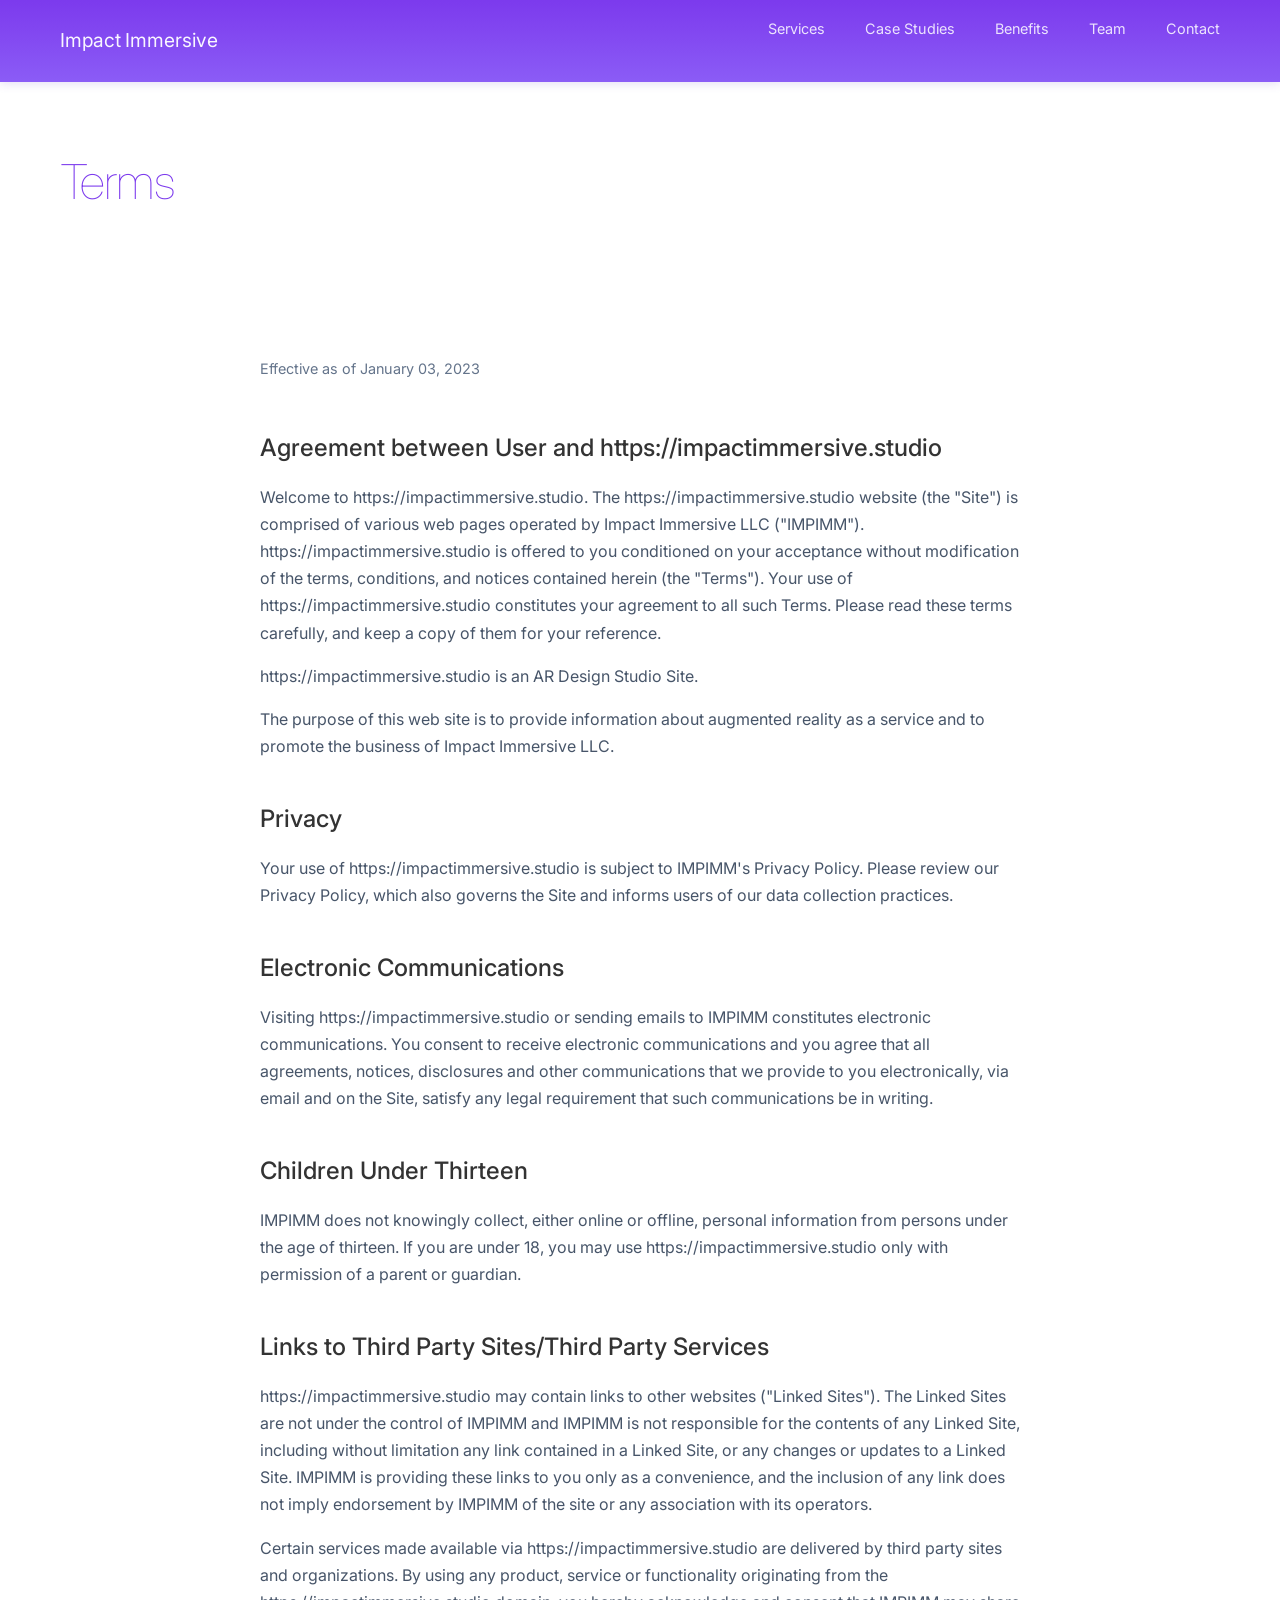
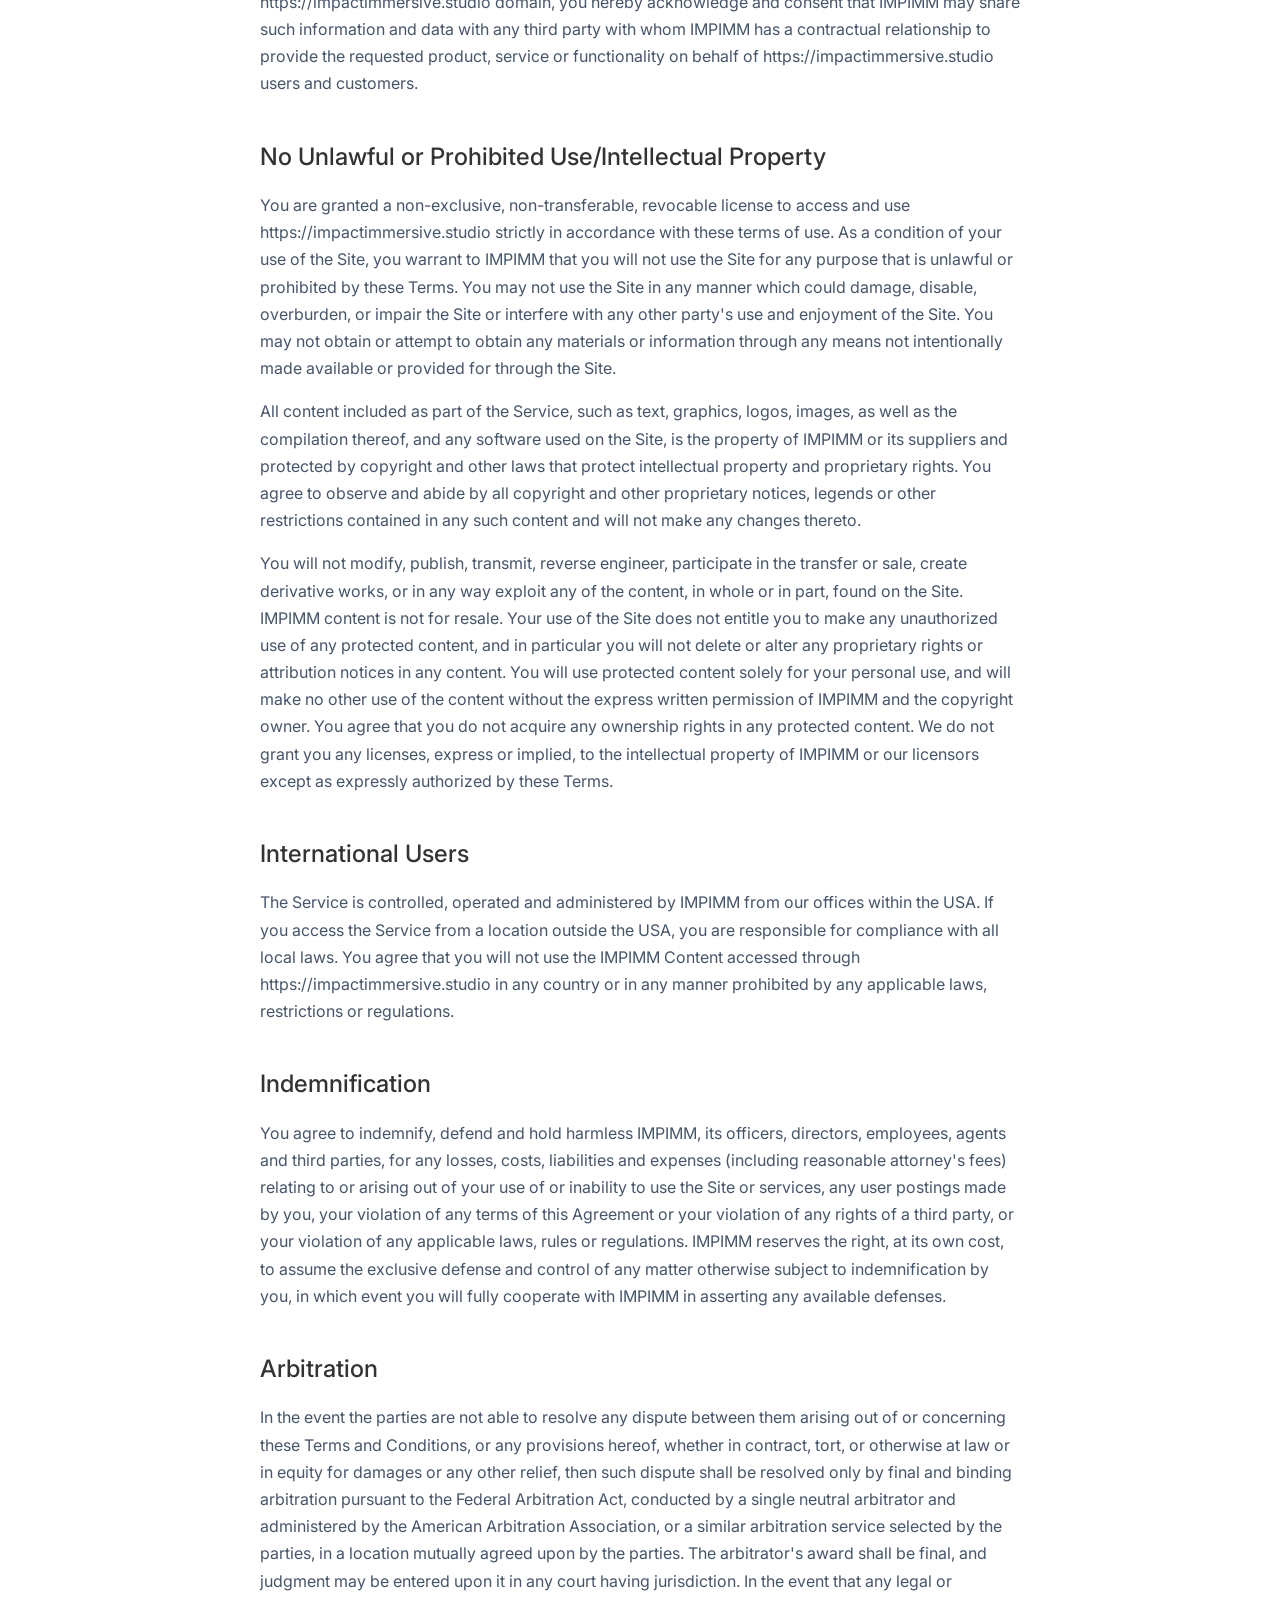
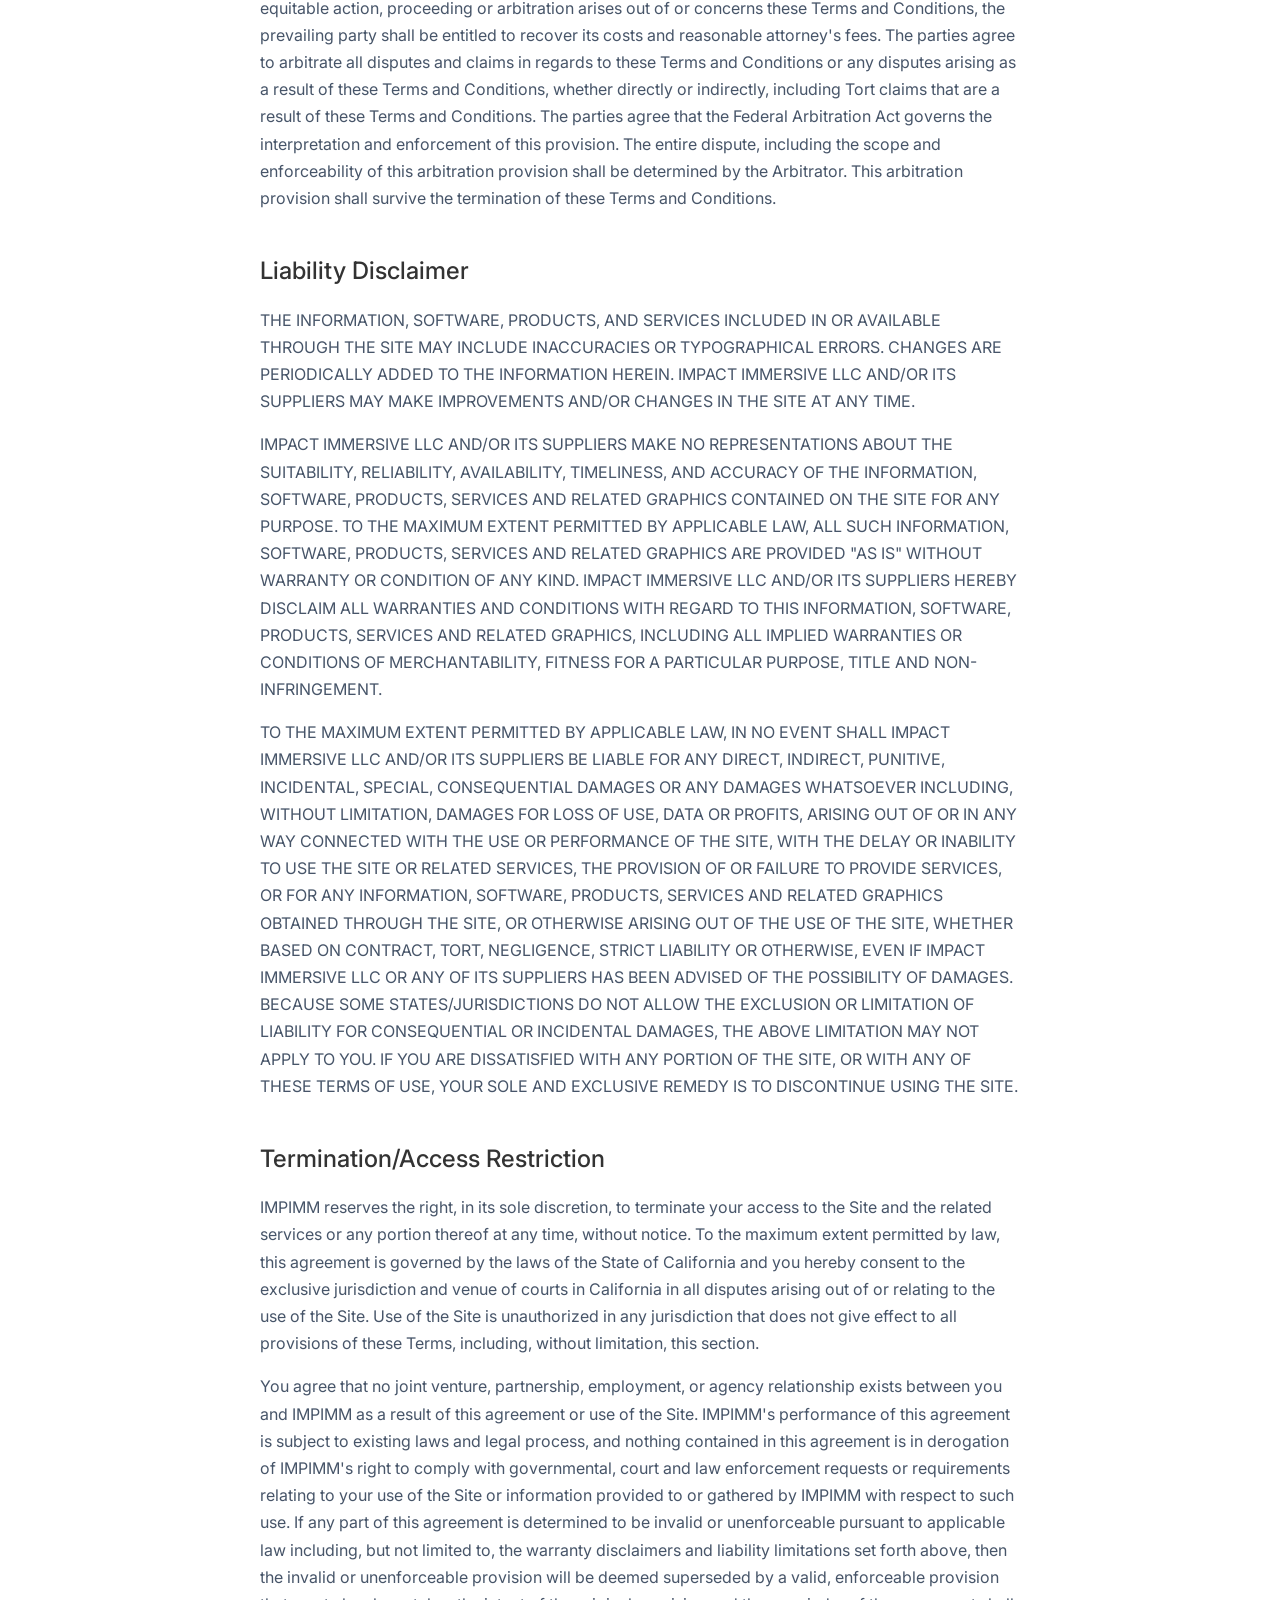
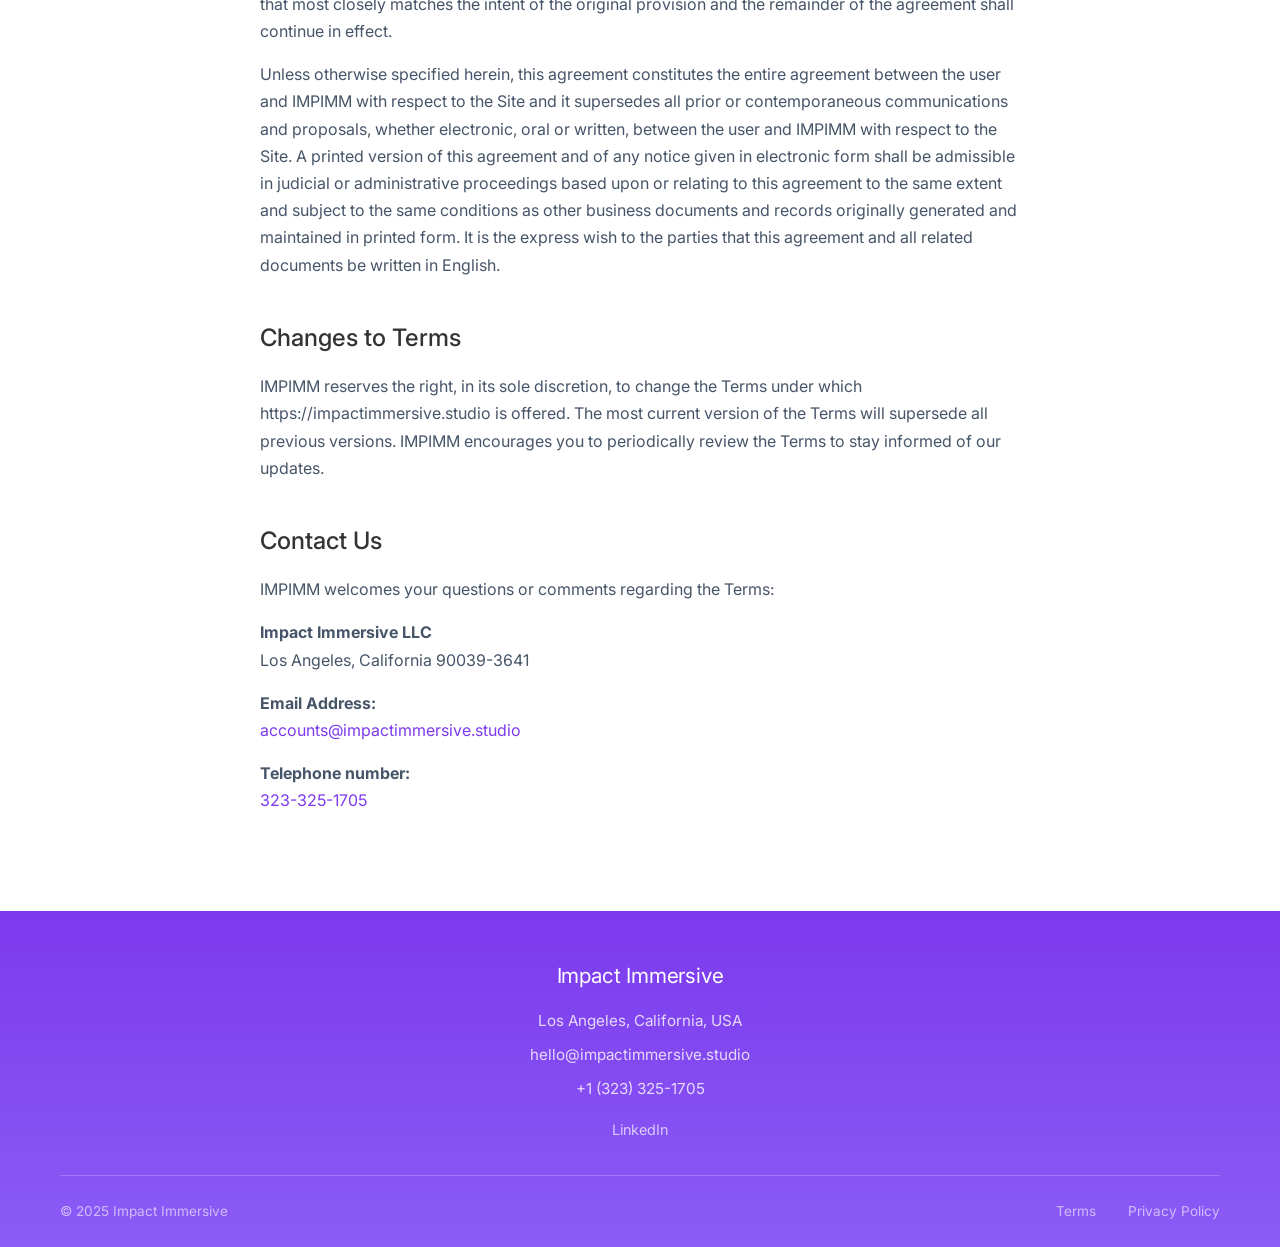
<file: frontend/public/terms.html>
<!DOCTYPE html>
<html lang="en">
<head>
    <meta charset="UTF-8">
    <meta name="viewport" content="width=device-width, initial-scale=1.0">
    <title>Terms of Service - Impact Immersive Studio</title>
    <link rel="preconnect" href="https://fonts.googleapis.com">
    <link rel="preconnect" href="https://fonts.gstatic.com" crossorigin>
    <link href="https://fonts.googleapis.com/css2?family=Inter:wght@100;200;300;400;500;600;700&display=swap" rel="stylesheet">
    <style>
        /* Import proper fonts */
        @import url('https://fonts.googleapis.com/css2?family=Inter:wght@100;200;300;400;500;600;700&display=swap');

        /* Reset and Base Styles */
        * {
            margin: 0;
            padding: 0;
            box-sizing: border-box;
        }

        html {
            scroll-behavior: smooth;
        }

        body {
            font-family: 'Inter', -apple-system, BlinkMacSystemFont, 'Segoe UI', sans-serif;
            -webkit-font-smoothing: antialiased;
            -moz-osx-font-smoothing: grayscale;
            line-height: 1.6;
            color: #333;
            font-weight: 400;
            background-color: #ffffff;
        }

        .container {
            max-width: 1200px;
            margin: 0 auto;
            padding: 0 20px;
        }

        /* Header Styles */
        .header {
            background: linear-gradient(180deg, #7c3aed 0%, #8b5cf6 100%);
            position: fixed;
            top: 0;
            left: 0;
            right: 0;
            z-index: 1000;
            box-shadow: 0 1px 10px rgba(107, 70, 193, 0.2);
        }

        .header .container {
            display: flex;
            justify-content: space-between;
            align-items: center;
            padding: 1rem 20px;
        }

        .nav-brand h1 {
            color: rgba(255, 255, 255, 0.95);
            font-size: 1.2rem;
            font-weight: 400;
            cursor: pointer;
            transition: opacity 0.3s ease;
            letter-spacing: -0.005em;
        }

        .nav-brand h1:hover {
            opacity: 0.8;
        }

        .nav-list {
            display: flex;
            list-style: none;
            gap: 2.5rem;
            align-items: center;
        }

        .nav-list a {
            color: rgba(255, 255, 255, 0.85);
            text-decoration: none;
            font-weight: 400;
            font-size: 0.9rem;
            transition: color 0.3s ease;
            position: relative;
        }

        .nav-list a:hover,
        .nav-list a.active {
            color: rgba(255, 255, 255, 1);
        }

        .nav-list a::after {
            content: '';
            position: absolute;
            bottom: -5px;
            left: 0;
            width: 0;
            height: 2px;
            background-color: #FDB462;
            transition: width 0.3s ease;
        }

        .nav-list a:hover::after,
        .nav-list a.active::after {
            width: 100%;
        }

        .menu-toggle {
            display: none;
            flex-direction: column;
            background: none;
            border: none;
            cursor: pointer;
            padding: 5px;
        }

        .menu-toggle span {
            width: 25px;
            height: 3px;
            background: white;
            margin: 3px 0;
            transition: 0.3s;
        }

        .terms-wrapper {
            padding-top: 80px;
        }

        .terms-header {
            background: #ffffff;
            padding: 4rem 0;
            color: #7c3aed;
        }

        .terms-header h1 {
            font-size: 3rem;
            font-weight: 100;
            letter-spacing: -0.02em;
            margin-bottom: 0.5rem;
        }

        .terms-content {
            max-width: 800px;
            margin: 0 auto;
            padding: 4rem 20px;
        }

        .last-updated {
            color: #64748b;
            font-size: 0.9rem;
            margin-bottom: 3rem;
        }

        h2 {
            color: #333333;
            font-size: 1.5rem;
            font-weight: 500;
            margin-top: 2.5rem;
            margin-bottom: 1rem;
        }

        p {
            margin-bottom: 1rem;
            color: #475569;
            line-height: 1.7;
        }

        ul {
            margin-bottom: 1rem;
            padding-left: 2rem;
        }

        li {
            color: #475569;
            margin-bottom: 0.5rem;
        }

        a {
            color: #7c3aed;
            text-decoration: none;
            transition: color 0.3s ease;
        }

        a:hover {
            color: #9333ea;
        }

        section {
            margin-bottom: 2rem;
        }

        /* Footer Styles - Fixed to match main page */
        .contact-footer {
            background: linear-gradient(180deg, #7c3aed 0%, #8b5cf6 100%);
            color: white;
            padding: 3rem 0 1.5rem;
        }

        .footer-main {
            text-align: center;
            margin-bottom: 2rem;
        }

        .footer-company-info h3 {
            font-size: 1.3rem;
            font-weight: 400;
            margin-bottom: 1rem;
            letter-spacing: -0.01em;
        }

        .footer-company-info p {
            color: rgba(255, 255, 255, 0.8);
            font-size: 0.95rem;
            margin-bottom: 0.5rem;
        }

        .footer-company-info a {
            color: rgba(255, 255, 255, 0.8);
            text-decoration: none;
            transition: color 0.3s ease;
        }

        .footer-company-info a:hover {
            color: rgba(255, 255, 255, 1);
        }

        .social-links {
            margin-top: 1rem;
        }

        .social-links a {
            color: rgba(255, 255, 255, 0.7);
            text-decoration: none;
            font-size: 0.9rem;
            transition: color 0.3s ease;
        }

        .social-links a:hover {
            color: #FDB462;
        }

        /* Footer separator line */
        .footer-separator {
            height: 1px;
            background: rgba(255, 255, 255, 0.2);
            margin: 2rem 0 1.5rem;
        }

        /* Footer bottom section */
        .footer-bottom {
            display: flex;
            justify-content: space-between;
            align-items: center;
            font-size: 0.85rem;
        }

        .footer-copyright p {
            color: rgba(255, 255, 255, 0.6);
            margin: 0;
        }

        .footer-legal {
            display: flex;
            gap: 2rem;
        }

        .footer-legal a {
            color: rgba(255, 255, 255, 0.6);
            text-decoration: none;
            transition: color 0.3s ease;
        }

        .footer-legal a:hover {
            color: rgba(255, 255, 255, 1);
        }

        @media (max-width: 768px) {
            .nav {
                display: none;
            }

            .menu-toggle {
                display: flex;
            }

            .terms-header h1 {
                font-size: 2rem;
            }

            .terms-content {
                padding: 2rem 15px;
            }

            .footer-bottom {
                flex-direction: column;
                gap: 1rem;
                text-align: center;
            }

            .footer-legal {
                gap: 1rem;
            }
        }
    </style>
</head>
<body>
    <!-- Header -->
    <header class="header">
        <div class="container">
            <div class="nav-brand">
                <h1 onclick="window.location.href='/'">Impact Immersive</h1>
            </div>
            
            <nav class="nav">
                <ul class="nav-list">
                    <li><a href="/#services">Services</a></li>
                    <li><a href="/#case-studies">Case Studies</a></li>
                    <li><a href="/#benefits">Benefits</a></li>
                    <li><a href="/#team">Team</a></li>
                    <li><a href="/#contact">Contact</a></li>
                </ul>
            </nav>

            <button class="menu-toggle" aria-label="Toggle menu">
                <span></span>
                <span></span>
                <span></span>
            </button>
        </div>
    </header>

    <div class="terms-wrapper">
        <!-- Terms Header -->
        <div class="terms-header">
            <div class="container">
                <h1>Terms</h1>
            </div>
        </div>

        <!-- Terms Content -->
        <div class="terms-content">
            <p class="last-updated">Effective as of January 03, 2023</p>
            
            <section>
                <h2>Agreement between User and https://impactimmersive.studio</h2>
                <p>Welcome to https://impactimmersive.studio. The https://impactimmersive.studio website (the "Site") is comprised of various web pages operated by Impact Immersive LLC ("IMPIMM"). https://impactimmersive.studio is offered to you conditioned on your acceptance without modification of the terms, conditions, and notices contained herein (the "Terms"). Your use of https://impactimmersive.studio constitutes your agreement to all such Terms. Please read these terms carefully, and keep a copy of them for your reference.</p>
                
                <p>https://impactimmersive.studio is an AR Design Studio Site.</p>
                
                <p>The purpose of this web site is to provide information about augmented reality as a service and to promote the business of Impact Immersive LLC.</p>
            </section>

            <section>
                <h2>Privacy</h2>
                <p>Your use of https://impactimmersive.studio is subject to IMPIMM's Privacy Policy. Please review our Privacy Policy, which also governs the Site and informs users of our data collection practices.</p>
            </section>

            <section>
                <h2>Electronic Communications</h2>
                <p>Visiting https://impactimmersive.studio or sending emails to IMPIMM constitutes electronic communications. You consent to receive electronic communications and you agree that all agreements, notices, disclosures and other communications that we provide to you electronically, via email and on the Site, satisfy any legal requirement that such communications be in writing.</p>
            </section>

            <section>
                <h2>Children Under Thirteen</h2>
                <p>IMPIMM does not knowingly collect, either online or offline, personal information from persons under the age of thirteen. If you are under 18, you may use https://impactimmersive.studio only with permission of a parent or guardian.</p>
            </section>

            <section>
                <h2>Links to Third Party Sites/Third Party Services</h2>
                <p>https://impactimmersive.studio may contain links to other websites ("Linked Sites"). The Linked Sites are not under the control of IMPIMM and IMPIMM is not responsible for the contents of any Linked Site, including without limitation any link contained in a Linked Site, or any changes or updates to a Linked Site. IMPIMM is providing these links to you only as a convenience, and the inclusion of any link does not imply endorsement by IMPIMM of the site or any association with its operators.</p>
                
                <p>Certain services made available via https://impactimmersive.studio are delivered by third party sites and organizations. By using any product, service or functionality originating from the https://impactimmersive.studio domain, you hereby acknowledge and consent that IMPIMM may share such information and data with any third party with whom IMPIMM has a contractual relationship to provide the requested product, service or functionality on behalf of https://impactimmersive.studio users and customers.</p>
            </section>

            <section>
                <h2>No Unlawful or Prohibited Use/Intellectual Property</h2>
                <p>You are granted a non-exclusive, non-transferable, revocable license to access and use https://impactimmersive.studio strictly in accordance with these terms of use. As a condition of your use of the Site, you warrant to IMPIMM that you will not use the Site for any purpose that is unlawful or prohibited by these Terms. You may not use the Site in any manner which could damage, disable, overburden, or impair the Site or interfere with any other party's use and enjoyment of the Site. You may not obtain or attempt to obtain any materials or information through any means not intentionally made available or provided for through the Site.</p>
                
                <p>All content included as part of the Service, such as text, graphics, logos, images, as well as the compilation thereof, and any software used on the Site, is the property of IMPIMM or its suppliers and protected by copyright and other laws that protect intellectual property and proprietary rights. You agree to observe and abide by all copyright and other proprietary notices, legends or other restrictions contained in any such content and will not make any changes thereto.</p>
                
                <p>You will not modify, publish, transmit, reverse engineer, participate in the transfer or sale, create derivative works, or in any way exploit any of the content, in whole or in part, found on the Site. IMPIMM content is not for resale. Your use of the Site does not entitle you to make any unauthorized use of any protected content, and in particular you will not delete or alter any proprietary rights or attribution notices in any content. You will use protected content solely for your personal use, and will make no other use of the content without the express written permission of IMPIMM and the copyright owner. You agree that you do not acquire any ownership rights in any protected content. We do not grant you any licenses, express or implied, to the intellectual property of IMPIMM or our licensors except as expressly authorized by these Terms.</p>
            </section>

            <section>
                <h2>International Users</h2>
                <p>The Service is controlled, operated and administered by IMPIMM from our offices within the USA. If you access the Service from a location outside the USA, you are responsible for compliance with all local laws. You agree that you will not use the IMPIMM Content accessed through https://impactimmersive.studio in any country or in any manner prohibited by any applicable laws, restrictions or regulations.</p>
            </section>

            <section>
                <h2>Indemnification</h2>
                <p>You agree to indemnify, defend and hold harmless IMPIMM, its officers, directors, employees, agents and third parties, for any losses, costs, liabilities and expenses (including reasonable attorney's fees) relating to or arising out of your use of or inability to use the Site or services, any user postings made by you, your violation of any terms of this Agreement or your violation of any rights of a third party, or your violation of any applicable laws, rules or regulations. IMPIMM reserves the right, at its own cost, to assume the exclusive defense and control of any matter otherwise subject to indemnification by you, in which event you will fully cooperate with IMPIMM in asserting any available defenses.</p>
            </section>

            <section>
                <h2>Arbitration</h2>
                <p>In the event the parties are not able to resolve any dispute between them arising out of or concerning these Terms and Conditions, or any provisions hereof, whether in contract, tort, or otherwise at law or in equity for damages or any other relief, then such dispute shall be resolved only by final and binding arbitration pursuant to the Federal Arbitration Act, conducted by a single neutral arbitrator and administered by the American Arbitration Association, or a similar arbitration service selected by the parties, in a location mutually agreed upon by the parties. The arbitrator's award shall be final, and judgment may be entered upon it in any court having jurisdiction. In the event that any legal or equitable action, proceeding or arbitration arises out of or concerns these Terms and Conditions, the prevailing party shall be entitled to recover its costs and reasonable attorney's fees. The parties agree to arbitrate all disputes and claims in regards to these Terms and Conditions or any disputes arising as a result of these Terms and Conditions, whether directly or indirectly, including Tort claims that are a result of these Terms and Conditions. The parties agree that the Federal Arbitration Act governs the interpretation and enforcement of this provision. The entire dispute, including the scope and enforceability of this arbitration provision shall be determined by the Arbitrator. This arbitration provision shall survive the termination of these Terms and Conditions.</p>
            </section>

            <section>
                <h2>Liability Disclaimer</h2>
                <p>THE INFORMATION, SOFTWARE, PRODUCTS, AND SERVICES INCLUDED IN OR AVAILABLE THROUGH THE SITE MAY INCLUDE INACCURACIES OR TYPOGRAPHICAL ERRORS. CHANGES ARE PERIODICALLY ADDED TO THE INFORMATION HEREIN. IMPACT IMMERSIVE LLC AND/OR ITS SUPPLIERS MAY MAKE IMPROVEMENTS AND/OR CHANGES IN THE SITE AT ANY TIME.</p>
                
                <p>IMPACT IMMERSIVE LLC AND/OR ITS SUPPLIERS MAKE NO REPRESENTATIONS ABOUT THE SUITABILITY, RELIABILITY, AVAILABILITY, TIMELINESS, AND ACCURACY OF THE INFORMATION, SOFTWARE, PRODUCTS, SERVICES AND RELATED GRAPHICS CONTAINED ON THE SITE FOR ANY PURPOSE. TO THE MAXIMUM EXTENT PERMITTED BY APPLICABLE LAW, ALL SUCH INFORMATION, SOFTWARE, PRODUCTS, SERVICES AND RELATED GRAPHICS ARE PROVIDED "AS IS" WITHOUT WARRANTY OR CONDITION OF ANY KIND. IMPACT IMMERSIVE LLC AND/OR ITS SUPPLIERS HEREBY DISCLAIM ALL WARRANTIES AND CONDITIONS WITH REGARD TO THIS INFORMATION, SOFTWARE, PRODUCTS, SERVICES AND RELATED GRAPHICS, INCLUDING ALL IMPLIED WARRANTIES OR CONDITIONS OF MERCHANTABILITY, FITNESS FOR A PARTICULAR PURPOSE, TITLE AND NON-INFRINGEMENT.</p>
                
                <p>TO THE MAXIMUM EXTENT PERMITTED BY APPLICABLE LAW, IN NO EVENT SHALL IMPACT IMMERSIVE LLC AND/OR ITS SUPPLIERS BE LIABLE FOR ANY DIRECT, INDIRECT, PUNITIVE, INCIDENTAL, SPECIAL, CONSEQUENTIAL DAMAGES OR ANY DAMAGES WHATSOEVER INCLUDING, WITHOUT LIMITATION, DAMAGES FOR LOSS OF USE, DATA OR PROFITS, ARISING OUT OF OR IN ANY WAY CONNECTED WITH THE USE OR PERFORMANCE OF THE SITE, WITH THE DELAY OR INABILITY TO USE THE SITE OR RELATED SERVICES, THE PROVISION OF OR FAILURE TO PROVIDE SERVICES, OR FOR ANY INFORMATION, SOFTWARE, PRODUCTS, SERVICES AND RELATED GRAPHICS OBTAINED THROUGH THE SITE, OR OTHERWISE ARISING OUT OF THE USE OF THE SITE, WHETHER BASED ON CONTRACT, TORT, NEGLIGENCE, STRICT LIABILITY OR OTHERWISE, EVEN IF IMPACT IMMERSIVE LLC OR ANY OF ITS SUPPLIERS HAS BEEN ADVISED OF THE POSSIBILITY OF DAMAGES. BECAUSE SOME STATES/JURISDICTIONS DO NOT ALLOW THE EXCLUSION OR LIMITATION OF LIABILITY FOR CONSEQUENTIAL OR INCIDENTAL DAMAGES, THE ABOVE LIMITATION MAY NOT APPLY TO YOU. IF YOU ARE DISSATISFIED WITH ANY PORTION OF THE SITE, OR WITH ANY OF THESE TERMS OF USE, YOUR SOLE AND EXCLUSIVE REMEDY IS TO DISCONTINUE USING THE SITE.</p>
            </section>

            <section>
                <h2>Termination/Access Restriction</h2>
                <p>IMPIMM reserves the right, in its sole discretion, to terminate your access to the Site and the related services or any portion thereof at any time, without notice. To the maximum extent permitted by law, this agreement is governed by the laws of the State of California and you hereby consent to the exclusive jurisdiction and venue of courts in California in all disputes arising out of or relating to the use of the Site. Use of the Site is unauthorized in any jurisdiction that does not give effect to all provisions of these Terms, including, without limitation, this section.</p>
                
                <p>You agree that no joint venture, partnership, employment, or agency relationship exists between you and IMPIMM as a result of this agreement or use of the Site. IMPIMM's performance of this agreement is subject to existing laws and legal process, and nothing contained in this agreement is in derogation of IMPIMM's right to comply with governmental, court and law enforcement requests or requirements relating to your use of the Site or information provided to or gathered by IMPIMM with respect to such use. If any part of this agreement is determined to be invalid or unenforceable pursuant to applicable law including, but not limited to, the warranty disclaimers and liability limitations set forth above, then the invalid or unenforceable provision will be deemed superseded by a valid, enforceable provision that most closely matches the intent of the original provision and the remainder of the agreement shall continue in effect.</p>
                
                <p>Unless otherwise specified herein, this agreement constitutes the entire agreement between the user and IMPIMM with respect to the Site and it supersedes all prior or contemporaneous communications and proposals, whether electronic, oral or written, between the user and IMPIMM with respect to the Site. A printed version of this agreement and of any notice given in electronic form shall be admissible in judicial or administrative proceedings based upon or relating to this agreement to the same extent and subject to the same conditions as other business documents and records originally generated and maintained in printed form. It is the express wish to the parties that this agreement and all related documents be written in English.</p>
            </section>

            <section>
                <h2>Changes to Terms</h2>
                <p>IMPIMM reserves the right, in its sole discretion, to change the Terms under which https://impactimmersive.studio is offered. The most current version of the Terms will supersede all previous versions. IMPIMM encourages you to periodically review the Terms to stay informed of our updates.</p>
            </section>

            <section>
                <h2>Contact Us</h2>
                <p>IMPIMM welcomes your questions or comments regarding the Terms:</p>
                
                <p><strong>Impact Immersive LLC</strong><br>
                Los Angeles, California 90039-3641</p>
                
                <p><strong>Email Address:</strong><br>
                <a href="mailto:accounts@impactimmersive.studio">accounts@impactimmersive.studio</a></p>
                
                <p><strong>Telephone number:</strong><br>
                <a href="tel:3233251705">323-325-1705</a></p>
            </section>
        </div>
    </div>

    <!-- Footer -->
    <div class="contact-footer">
        <div class="container">
            <div class="footer-main">
                <div class="footer-company-info">
                    <h3>Impact Immersive</h3>
                    <p>Los Angeles, California, USA</p>
                    <p><a href="mailto:hello@impactimmersive.studio">hello@impactimmersive.studio</a></p>
                    <p><a href="tel:+13233251705">+1 (323) 325-1705</a></p>
                    <div class="social-links">
                        <a href="https://www.linkedin.com/company/impactimmersive" target="_blank" rel="noopener noreferrer">
                            LinkedIn
                        </a>
                    </div>
                </div>
            </div>
            
            <div class="footer-separator"></div>
            
            <div class="footer-bottom">
                <div class="footer-copyright">
                    <p>© 2025 Impact Immersive</p>
                </div>
                <div class="footer-legal">
                    <a href="/terms.html">Terms</a>
                    <a href="#privacy">Privacy Policy</a>
                </div>
            </div>
        </div>
    </div>
</body>
</html>
</file>
<file: static-html-version/styles.css>
/* Import proper fonts */
@import url('https://fonts.googleapis.com/css2?family=Inter:wght@100;200;300;400;500;600;700&display=swap');

/* Reset and Base Styles */
* {
  margin: 0;
  padding: 0;
  box-sizing: border-box;
}

html {
  scroll-behavior: smooth;
  font-size: 16px;
}

body {
  font-family: 'Inter', -apple-system, BlinkMacSystemFont, 'Segoe UI', sans-serif;
  -webkit-font-smoothing: antialiased;
  -moz-osx-font-smoothing: grayscale;
  line-height: 1.75;
  color: #333;
  font-weight: 400;
  font-size: 1.3rem;
}

.container {
  max-width: 1200px;
  margin: 0 auto;
  padding: 0 20px;
}

/* Header Styles */
.header {
  background: linear-gradient(180deg, #7c3aed 0%, #8b5cf6 100%);
  position: fixed;
  top: 0;
  left: 0;
  right: 0;
  z-index: 1000;
  box-shadow: 0 1px 10px rgba(107, 70, 193, 0.2);
}

.header .container {
  display: flex;
  justify-content: space-between;
  align-items: center;
  padding: 1rem 20px;
}

.nav-brand h1 {
  color: rgba(255, 255, 255, 0.95);
  font-size: 1.2rem;
  font-weight: 400;
  cursor: pointer;
  transition: opacity 0.3s ease;
  letter-spacing: -0.005em;
}

.nav-brand h1:hover {
  opacity: 0.8;
}

.nav-list {
  display: flex;
  list-style: none;
  gap: 2.5rem;
  align-items: center;
}

.nav-list a {
  color: rgba(255, 255, 255, 0.85);
  text-decoration: none;
  font-weight: 400;
  font-size: 0.9rem;
  transition: color 0.3s ease;
  position: relative;
}

.nav-list a:hover,
.nav-list a.active {
  color: rgba(255, 255, 255, 1);
}

.nav-list a::after {
  content: '';
  position: absolute;
  bottom: -5px;
  left: 0;
  width: 0;
  height: 2px;
  background-color: rgba(255, 255, 255, 1);
  transition: width 0.3s ease;
}

.nav-list a:hover::after,
.nav-list a.active::after {
  width: 100%;
}

/* Disabled navigation item (placeholder for future pages) */
.nav-disabled {
  color: rgba(255, 255, 255, 0.5);
  font-weight: 400;
  font-size: 0.9rem;
  cursor: default;
}

.menu-toggle {
  display: none;
  flex-direction: column;
  background: none;
  border: none;
  cursor: pointer;
  padding: 5px;
}

.menu-toggle span {
  width: 25px;
  height: 3px;
  background: white;
  margin: 3px 0;
  transition: 0.3s;
}

/* Hero Section */
.hero-section {
  background: #ffffff;
  min-height: 100vh;
  display: flex;
  align-items: stretch;
  padding-top: 0;
  color: #333;
  position: relative;
  top: 0;
}

.hero-section .container {
  padding: 0;
  max-width: none;
  width: 100%;
  margin-top: 0;
}

.hero-content {
  display: grid;
  grid-template-columns: 1fr 1fr;
  gap: 0;
  align-items: center;
  height: 100vh;
  position: relative;
}

.hero-text {
  text-align: left;
  padding: 0 4rem 0 4rem;
  margin-top: 80px;
}

.hero-title {
  font-size: 4rem;
  font-weight: 300;
  line-height: 0.85;
  margin-bottom: 2rem;
  color: #7c3aed;
  letter-spacing: -0.02em;
}

.hero-description {
  font-size: 1.3rem;
  color: #183f1c;
  margin-bottom: 2.5rem;
  line-height: 1.75;
  max-width: 500px;
  font-weight: 300;
}

.hero-image {
  margin: 0;
  padding: 0;
  border: none;
  height: 100%;
  display: flex;
  align-items: stretch;
}

.hero-image img {
  width: 100%;
  height: 100%;
  object-fit: cover;
  margin: 0;
  padding: 0;
  border: none;
}

.cta-button {
  background: #FF6B35;
  color: white;
  border: none;
  padding: 15px 30px;
  font-size: 1rem;
  font-weight: 400;
  border-radius: 50px;
  cursor: pointer;
  transition: all 0.3s ease;
  text-transform: lowercase;
  box-shadow: 0 4px 15px rgba(255, 107, 53, 0.3);
  letter-spacing: 0.01em;
}

.cta-button:hover {
  background: #E55A2B;
  transform: translateY(-2px);
  box-shadow: 0 6px 20px rgba(255, 107, 53, 0.4);
}



/* We Know Section */
.we-know-section {
  background-image: 
    linear-gradient(rgba(124, 58, 237, 0.8), rgba(124, 58, 237, 0.8)),
    url('images/we-care-background.jpg');
  background-size: cover;
  background-position: center center;
  background-repeat: no-repeat;
  padding: 80px 0;
  color: white;
  text-align: center;
  min-height: 100vh;
  display: flex;
  align-items: center;
}

.we-know-title {
  font-size: 2.8rem;
  font-weight: 200;
  line-height: 0.9;
  margin-bottom: 2.5rem;
  letter-spacing: -0.02em;
  color: rgba(255, 255, 255, 0.98);
}

.we-know-text {
  max-width: 650px;
  margin: 0 auto;
}

.we-know-text p {
  font-size: 1.3rem;
  color: rgba(255, 255, 255, 0.9);
  margin-bottom: 1.5rem;
  line-height: 1.75;
  font-weight: 300;
}

.we-know-text .tagline {
  font-size: 1rem;
  font-weight: 400;
  color: rgba(255, 255, 255, 0.85);
  margin-top: 1.5rem;
}

/* What is AR Section */
.what-is-ar-section {
  background: #ffffff;
  min-height: 100vh;
  display: flex;
  align-items: stretch;
  padding: 0;
  color: #333;
}

.what-is-ar-section .container {
  padding: 0;
  max-width: none;
  width: 100%;
}

.ar-content {
  display: grid;
  grid-template-columns: 1fr 1fr;
  gap: 0;
  align-items: center;
  height: 100vh;
}

.ar-image {
  margin: 0;
  padding: 0;
  border: none;
  height: 100%;
  display: flex;
  align-items: stretch;
}

.ar-image img {
  width: 100%;
  height: 100%;
  object-fit: cover;
  margin: 0;
  padding: 0;
  border: none;
}

.ar-text {
  text-align: left;
  padding: 0 4rem 0 4rem;
  display: flex;
  flex-direction: column;
  justify-content: center;
}

/* Pain Points Section */
.pain-points-section {
  background: linear-gradient(to bottom, #ba36c1 0%, #f87201 100%);
  min-height: 100vh;
  display: flex;
  align-items: center;
  padding: 0;
  color: white;
}

.pain-points-section .container {
  padding: 0;
  max-width: none;
  width: 100%;
}

.pain-points-content {
  display: grid;
  grid-template-columns: 1fr 1fr;
  gap: 0;
  align-items: center;
  min-height: 100vh;
}

.pain-points-text {
  text-align: left;
  padding: 4rem 4rem 4rem 6rem;
  display: flex;
  flex-direction: column;
  justify-content: center;
}

.pain-points-visual {
  display: flex;
  align-items: center;
  justify-content: center;
  min-height: 100vh;
  padding: 2rem 4rem;
}

.giant-question-mark {
  width: 100%;
  height: 100%;
  max-width: 450px;
  display: flex;
  align-items: center;
  justify-content: center;
}

.question-mark-img {
  width: 100%;
  height: auto;
  max-height: 80vh;
  object-fit: contain;
}

.question-mark-svg {
  width: 100%;
  height: 100%;
  filter: drop-shadow(0 20px 40px rgba(0,0,0,0.5));
}

.pain-point-questions p {
  font-size: 1.65rem;
  line-height: 1.5;
  margin-bottom: 2.5rem;
  color: #ffffff !important;
  font-weight: 300;
  text-align: left !important;
}

.pain-point-questions p.trendsetter {
  font-weight: 700;
  text-align: right !important;
  margin-top: 1rem;
}

/* Vision Section */
.vision-section {
  background-image: 
    linear-gradient(rgba(124, 58, 237, 0.7), rgba(124, 58, 237, 0.7)),
    url('images/vision-background.jpg');
  background-size: cover;
  background-position: center center;
  background-repeat: no-repeat;
  min-height: 100vh;
  display: flex;
  align-items: center;
  padding: 120px 0;
  color: white;
  text-align: center;
}

.vision-content {
  max-width: 900px;
  margin: 0 auto;
  padding: 0 40px;
}

.vision-content p:first-child {
  font-size: 1.8rem;
  line-height: 1.4;
  margin-bottom: 3rem;
  color: rgba(255, 255, 255, 0.95);
  font-weight: 300;
  letter-spacing: -0.01em;
}

.vision-content p:nth-child(2) {
  font-size: 1.35rem;
  line-height: 1.6;
  margin-bottom: 3.5rem;
  color: rgba(255, 255, 255, 0.9);
  font-weight: 300;
  letter-spacing: -0.005em;
}

.vision-content .services-intro {
  font-size: 1.5rem;
  font-weight: 400;
  line-height: 1.5;
  color: rgba(255, 255, 255, 1);
  margin-top: 0;
  letter-spacing: -0.005em;
}
  border-radius: 8px;
  box-shadow: 0 4px 15px rgba(0, 0, 0, 0.06);
}

.section-title {
  font-size: 2.2rem;
  font-weight: 400;
  line-height: 1.1;
  margin-bottom: 1.2rem;
  color: #7c3aed;
  letter-spacing: -0.015em;
}

.ar-text p {
  color: #183f1c;
  line-height: 1.75;
  margin-bottom: 1.5rem;
  font-size: 1.3rem;
  font-weight: 300;
}

.pain-points {
  margin-top: 3rem;
}

.pain-point-questions {
  background: transparent;
  padding: 0;
  border-radius: 0;
  margin-bottom: 2.5rem;
  text-align: center;
}

.pain-point-questions p {
  font-size: 1.3rem;
  line-height: 1.75;
  color: #64748b;
  margin-bottom: 1rem;
  font-style: normal;
  font-weight: 300;
  max-width: 650px;
  margin-left: auto;
  margin-right: auto;
}

.vision-statement p {
  font-size: 1.3rem;
  line-height: 1.75;
  color: #64748b;
  margin-bottom: 1rem;
  text-align: center;
  font-weight: 300;
  max-width: 650px;
  margin-left: auto;
  margin-right: auto;
}

.vision-statement .services-intro {
  font-weight: 500;
  color: #1e293b;
  font-size: 0.95rem;
}

/* Immersive Experiences Section */
.immersive-experiences-section {
  background: #ffffff;
  min-height: 100vh;
  display: flex;
  align-items: center;
  padding: 120px 0;
  position: relative;
  overflow: hidden;
}

.immersive-content {
  position: relative;
  width: 100%;
  height: 80vh;
  display: flex;
  align-items: center;
  justify-content: center;
}

.immersive-text {
  text-align: center;
  max-width: 800px;
  z-index: 3;
  position: relative;
}

.immersive-text h2 {
  font-size: 2.5rem;
  font-weight: 300;
  line-height: 1.2;
  margin-bottom: 2rem;
  color: #1e293b;
  letter-spacing: -0.01em;
}

.immersive-text p {
  font-size: 1.3rem;
  line-height: 1.75;
  margin-bottom: 3rem;
  color: #183f1c;
  font-weight: 300;
}

.orange-cta-button {
  background: linear-gradient(135deg, #ff8c42 0%, #f87201 100%);
  color: white;
  border: none;
  padding: 16px 32px;
  font-size: 1.1rem;
  font-weight: 500;
  border-radius: 8px;
  cursor: pointer;
  transition: all 0.3s ease;
  text-decoration: none;
  display: inline-block;
  box-shadow: 0 4px 15px rgba(248, 114, 1, 0.3);
}

.orange-cta-button:hover {
  transform: translateY(-2px);
  box-shadow: 0 8px 25px rgba(248, 114, 1, 0.4);
}

.immersive-image-upper-right {
  position: absolute;
  top: 0;
  right: 0;
  width: 300px;
  height: 200px;
  z-index: 1;
}

.immersive-image-upper-right img {
  width: 100%;
  height: 100%;
  object-fit: cover;
  border-radius: 0;
}

.immersive-image-lower-left {
  position: absolute;
  bottom: 0;
  left: 0;
  width: 350px;
  height: 250px;
  z-index: 2;
}

.immersive-image-lower-left img {
  width: 100%;
  height: 100%;
  object-fit: cover;
  border-radius: 0;
}

/* Services Section */
/* Case Studies Section */
.case-studies-section {
  padding: 0;
  background: #ffffff;
}

/* Purple header section with background image */
.case-studies-header {
  background-image: 
    linear-gradient(rgba(124, 58, 237, 0.6), rgba(124, 58, 237, 0.6)),
    url('images/case-studies-header-bg.png');
  background-size: cover;
  background-position: center center;
  background-repeat: no-repeat;
  padding: 80px 0;
  text-align: center;
}

.case-studies-title {
  color: white;
  font-size: 3.2rem;
  font-weight: 200;
  letter-spacing: -0.025em;
  margin: 0;
  line-height: 1.1;
}

/* Full-width case study containers */
.case-study-full-width {
  background: #ffffff;
  padding: 80px 0;
}

/* Purple separator lines between case studies */
.case-study-separator {
  height: 2px;
  background: linear-gradient(135deg, #7c3aed 0%, #a855f7 100%);
  width: 100%;
  margin: 0;
}

.case-study-content-wrapper {
  display: grid;
  grid-template-columns: 1.2fr 1fr;
  gap: 0;
  align-items: center;
}

/* Image left, text right layout */
.case-study-image-left {
  grid-template-areas: "image text";
}

.case-study-image-left .case-study-image {
  grid-area: image;
  margin-left: -15%;
}

.case-study-image-left .case-study-text {
  grid-area: text;
  padding-left: 2rem;
  padding-right: 4rem;
}

/* Text left, image right layout */
.case-study-text-left {
  grid-template-areas: "text image";
  grid-template-columns: 1fr 1.2fr;
}

.case-study-text-left .case-study-text {
  grid-area: text;
  padding-left: 4rem;
  padding-right: 2rem;
}

.case-study-text-left .case-study-image {
  grid-area: image;
  margin-right: -15%;
}

.case-study-image img {
  width: 100%;
  max-height: 600px;
  object-fit: contain;
}

/* Left-aligned images */
.case-study-image-left .case-study-image img {
  object-position: left;
}

/* Right-aligned images */
.case-study-text-left .case-study-image img {
  object-position: right;
}

/* Project header with orange label and line inline */
.project-header {
  display: flex;
  align-items: center;
  gap: 1rem;
  margin-bottom: 1.5rem;
}

.project-label {
  font-size: 0.8rem;
  font-weight: 600;
  color: #FF6B35;
  text-transform: uppercase;
  letter-spacing: 0.1em;
}

.orange-line {
  width: 60px;
  height: 2px;
  background: #FF6B35;
}

.case-study-text h3 {
  font-size: 2rem;
  font-weight: 400;
  margin-bottom: 1.5rem;
  color: #7c3aed;
  letter-spacing: -0.015em;
}

.case-study-text p {
  color: #183f1c;
  line-height: 1.75;
  margin-bottom: 1.2rem;
  font-size: 1.3rem;
  font-weight: 300;
}

.case-study-impact {
  font-weight: 300 !important;
  color: #183f1c !important;
}

/* Benefits Section */
.benefits-section {
  background-image: url('images/benefits-bg.png');
  background-size: cover;
  background-position: center center;
  background-repeat: no-repeat;
  color: white;
}

/* Benefits Header */
.benefits-header {
  padding: 80px 0 40px;
  text-align: center;
}

.benefits-main-title {
  color: white;
  font-size: 2.5rem;
  font-weight: 200;
  letter-spacing: -0.02em;
  margin-bottom: 1rem;
  line-height: 1.2;
}

.benefits-subtitle {
  color: rgba(255, 255, 255, 0.9);
  font-size: 1.3rem;
  max-width: 700px;
  margin: 0 auto;
  line-height: 1.75;
  font-weight: 300;
}

/* Benefits Content Layout */
.benefits-content {
  padding: 40px 0 80px;
}

.benefits-layout {
  display: grid;
  grid-template-columns: 1fr 2fr;
  gap: 4rem;
  align-items: flex-start;
}

.benefits-image img {
  width: 100%;
  max-height: 600px;
  object-fit: contain;
}

/* Benefits List */
.benefits-list {
  display: flex;
  flex-direction: column;
  gap: 0;
}

.benefit-item {
  border-bottom: 1px solid rgba(255, 255, 255, 0.2);
  transition: all 0.3s ease;
}

.benefit-item:last-child {
  border-bottom: none;
}

.benefit-header {
  display: flex;
  justify-content: space-between;
  align-items: center;
  padding: 1.5rem 0;
  cursor: pointer;
  transition: all 0.3s ease;
}

.benefit-header:hover {
  background: rgba(255, 255, 255, 0.05);
  border-radius: 8px;
}

.benefit-header h3 {
  font-size: 1.3rem;
  font-weight: 400;
  color: white;
  margin: 0;
  flex: 1;
}

.benefit-toggle {
  font-size: 1.5rem;
  font-weight: 300;
  color: rgba(255, 255, 255, 0.7);
  transition: all 0.3s ease;
  width: 30px;
  height: 30px;
  display: flex;
  align-items: center;
  justify-content: center;
  border-radius: 50%;
  background: rgba(255, 255, 255, 0.1);
}

.benefit-toggle.expanded {
  color: white;
  background: rgba(255, 255, 255, 0.2);
  transform: rotate(0deg);
}

.benefit-description {
  max-height: 0;
  overflow: hidden;
  transition: all 0.4s ease;
  opacity: 0;
}

.benefit-description.expanded {
  max-height: 300px;
  opacity: 1;
  padding-bottom: 1.5rem;
}

.benefit-description p {
  color: rgba(255, 255, 255, 0.8);
  line-height: 1.6;
  font-size: 0.95rem;
  margin: 0;
  padding: 0 1rem;
}

/* Active state */
.benefit-item.active {
  background: rgba(255, 255, 255, 0.03);
  border-radius: 8px;
}

/* Founder Section */
.founder-section {
  padding: 80px 0;
  background: #ffffff;
}

.founder-section .section-title {
  text-align: center;
  margin-bottom: 3rem;
  color: #1e293b;
  font-size: 1.9rem;
  font-weight: 400;
}

.founder-content {
  display: grid;
  grid-template-columns: 1fr 2fr;
  gap: 4rem;
  align-items: center;
}

.founder-image img {
  width: 75%;
  height: auto;
  object-fit: contain;
}

.founder-info h3 {
  font-size: 1.5rem;
  font-weight: 500;
  color: #1e293b;
  margin-bottom: 1rem;
}

.founder-info p {
  color: #64748b;
  line-height: 1.5;
  font-size: 0.9rem;
}

/* Founder Section */
.founder-section {
  padding: 80px 0;
  background: #ffffff;
}

.founder-section .section-title {
  text-align: center;
  margin-bottom: 3rem;
  color: #1e293b;
  font-size: 1.9rem;
  font-weight: 400;
}

.founder-content {
  display: grid;
  grid-template-columns: 1fr 2fr;
  gap: 4rem;
  align-items: center;
}

.founder-image img {
  width: 75%;
  height: auto;
  object-fit: contain;
}

/* Founder header with orange label and line inline */
.founder-header {
  display: flex;
  align-items: center;
  gap: 1rem;
  margin-bottom: 1.5rem;
}

.founder-label {
  font-size: 0.8rem;
  font-weight: 600;
  color: #FF6B35;
  text-transform: uppercase;
  letter-spacing: 0.1em;
}

.founder-orange-line {
  width: 60px;
  height: 2px;
  background: #FF6B35;
}

.founder-info h3 {
  font-size: 2rem;
  font-weight: 400;
  color: #7c3aed;
  margin-bottom: 1.2rem;
  letter-spacing: -0.015em;
}

.founder-info p {
  color: #183f1c;
  line-height: 1.75;
  font-size: 1.3rem;
  font-weight: 300;
}

/* Team Section */
.team-section {
  padding: 80px 0;
  background-image: 
    linear-gradient(rgba(124, 58, 237, 0.7), rgba(124, 58, 237, 0.7)),
    url('images/team-bg.png');
  background-size: cover;
  background-position: center center;
  background-repeat: no-repeat;
  color: white;
}

.team-section .section-title {
  text-align: center;
  margin-bottom: 3rem;
  color: white;
  font-size: 2.5rem;
  font-weight: 200;
  letter-spacing: -0.02em;
}

.team-content {
  max-width: 800px;
  margin: 0 auto;
  text-align: center;
}

.team-text p {
  color: rgba(255, 255, 255, 0.85);
  line-height: 1.75;
  margin-bottom: 1.2rem;
  font-size: 1.3rem;
  font-weight: 300;
}

/* Logo Section */
.logo-section {
  padding: 80px 0;
  background: #ffffff;
  text-align: center;
}

.logo-section-title {
  color: #1e293b;
  font-size: 1.9rem;
  font-weight: 400;
  margin-bottom: 3rem;
  letter-spacing: -0.015em;
}

.partners-image-container {
  max-width: 1200px;
  margin: 0 auto;
  padding: 0 20px;
}

.partners-full-image {
  width: 100%;
  height: auto;
  object-fit: contain;
}

/* Legacy styles - keeping for reference */
.logos-grid {
  display: grid;
  grid-template-columns: repeat(auto-fit, minmax(200px, 1fr));
  gap: 2rem;
  align-items: center;
  justify-items: center;
}

.logo-item {
  padding: 1rem;
  transition: transform 0.3s ease, opacity 0.3s ease;
}

.logo-item:hover {
  transform: translateY(-5px);
  opacity: 0.8;
}

.logo-item img {
  max-width: 150px;
  height: 80px;
  object-fit: contain;
  filter: grayscale(100%);
  transition: filter 0.3s ease;
}

.logo-item:hover img {
  filter: grayscale(0%);
}

/* Contact Section */
.contact-section {
  background-image: url('images/contact-bg.png');
  background-size: cover;
  background-position: center center;
  background-repeat: no-repeat;
}

.contact-hero {
  padding: 80px 0;
}

.contact-overlay {
  background: rgba(124, 58, 237, 0.7);
  padding: 60px 80px;
  color: white;
  text-align: center;
  max-width: 700px;
  margin: 0 auto;
  border-radius: 12px;
}

.contact-title {
  font-size: 2.2rem;
  font-weight: 300;
  margin-bottom: 2.5rem;
  letter-spacing: -0.015em;
  color: rgba(255, 255, 255, 0.98);
}

.contact-form {
  max-width: 600px;
  margin: 0 auto;
  text-align: left;
}

.form-group {
  display: flex;
  flex-direction: column;
  margin-bottom: 2rem;
}

.form-group label {
  font-weight: 500;
  color: white;
  margin-bottom: 0.5rem;
  font-size: 1rem;
}

.form-group input,
.form-group textarea,
.form-group select {
  padding: 12px 16px;
  border: none;
  border-radius: 8px;
  font-size: 1rem;
  background: white;
  color: #333;
  transition: box-shadow 0.3s ease;
}

.form-group input:focus,
.form-group textarea:focus,
.form-group select:focus {
  outline: none;
  box-shadow: 0 0 0 3px rgba(255, 255, 255, 0.3);
}

.submit-button {
  background: #FF6B35;
  color: white;
  border: none;
  padding: 15px 40px;
  font-size: 1rem;
  font-weight: 500;
  border-radius: 50px;
  cursor: pointer;
  transition: all 0.3s ease;
  box-shadow: 0 4px 15px rgba(255, 107, 53, 0.3);
  margin-top: 1rem;
}

.submit-button:hover {
  background: #E55A2B;
  transform: translateY(-2px);
  box-shadow: 0 6px 20px rgba(255, 107, 53, 0.4);
}

/* Contact Footer */
.contact-footer {
  background: transparent;
  padding: 3rem 0 1.5rem;
  color: white;
}

.footer-main {
  margin-bottom: 2rem;
}

.footer-company-info {
  text-align: center;
}

.footer-company-info h3 {
  font-size: 1.3rem;
  font-weight: 400;
  margin-bottom: 1rem;
  letter-spacing: -0.005em;
  color: rgba(255, 255, 255, 0.95);
}

.footer-company-info p {
  margin-bottom: 0.8rem;
  color: rgba(255, 255, 255, 0.85);
  font-size: 1rem;
}

.footer-company-info a {
  color: rgba(255, 255, 255, 0.85);
  text-decoration: none;
  transition: color 0.3s ease;
}

.footer-company-info a:hover {
  color: rgba(255, 255, 255, 1);
}

.social-links {
  margin-top: 1.2rem;
}

.social-links a {
  background: rgba(255, 255, 255, 0.2);
  padding: 8px 16px;
  border-radius: 20px;
  text-decoration: none;
  color: white;
  font-size: 0.9rem;
  transition: background-color 0.3s ease;
}

.social-links a:hover {
  background: rgba(255, 255, 255, 0.3);
}

/* Footer separator line */
.footer-separator {
  height: 1px;
  background: rgba(255, 255, 255, 0.3);
  margin: 2rem 0 1.5rem;
}

/* Footer bottom section */
.footer-bottom {
  display: flex;
  justify-content: space-between;
  align-items: center;
}

.footer-copyright p {
  color: rgba(255, 255, 255, 0.7);
  font-size: 0.9rem;
  margin: 0;
}

.footer-legal {
  display: flex;
  gap: 1.5rem;
}

.footer-legal a {
  color: rgba(255, 255, 255, 0.7);
  text-decoration: none;
  font-size: 0.9rem;
  transition: color 0.3s ease;
}

.footer-legal a:hover {
  color: rgba(255, 255, 255, 1);
}

/* Cookie Consent */
.cookie-consent {
  position: fixed;
  bottom: 0;
  left: 0;
  right: 0;
  background: linear-gradient(135deg, #7c3aed 0%, #8b5cf6 100%);
  color: white;
  padding: 1rem 0;
  z-index: 1000;
  box-shadow: 0 -2px 20px rgba(107, 70, 193, 0.3);
}

.cookie-content {
  display: flex;
  justify-content: space-between;
  align-items: center;
  max-width: 1200px;
  margin: 0 auto;
  padding: 0 20px;
  gap: 2rem;
}

.cookie-content p {
  flex: 1;
  margin: 0;
  color: rgba(255, 255, 255, 0.9);
  font-size: 0.9rem;
}

.cookie-buttons {
  display: flex;
  gap: 1rem;
  align-items: center;
}

.cookie-ok {
  background: #FF6B35;
  color: white;
  border: none;
  padding: 8px 20px;
  border-radius: 20px;
  cursor: pointer;
  font-weight: 500;
  transition: background-color 0.3s ease;
  font-size: 0.9rem;
}

.cookie-ok:hover {
  background: #E55A2B;
}

.cookie-policy {
  color: rgba(255, 255, 255, 0.8);
  text-decoration: none;
  transition: color 0.3s ease;
  font-size: 0.9rem;
}

.cookie-policy:hover {
  color: white;
}

/* Hidden class for cookie consent */
.hidden {
  display: none;
}

/* Responsive Design */
@media (max-width: 768px) {
  html {
    font-size: 14px;
  }
  
  body {
    font-size: 1.1rem;
  }
  
  .menu-toggle {
    display: flex;
  }

  .nav {
    position: absolute;
    top: 100%;
    left: 0;
    right: 0;
    background: linear-gradient(180deg, #7c3aed 0%, #8b5cf6 100%);
    transform: translateY(-100%);
    opacity: 0;
    visibility: hidden;
    transition: all 0.3s ease;
    box-shadow: 0 4px 20px rgba(107, 70, 193, 0.3);
  }

  .nav.nav-open {
    transform: translateY(0);
    opacity: 1;
    visibility: visible;
  }

  .nav-list {
    flex-direction: column;
    padding: 2rem 0;
    gap: 1rem;
  }

  .hero-content {
    grid-template-columns: 1fr;
    text-align: center;
    gap: 2rem;
  }

  .hero-title {
    font-size: 2.8rem;
  }

  .we-know-title {
    font-size: 2.2rem;
  }

  .section-title {
    font-size: 1.7rem;
  }

  .contact-title {
    font-size: 1.8rem;
  }

  .ar-content {
    grid-template-columns: 1fr;
    gap: 2rem;
  }

  .founder-content {
    grid-template-columns: 1fr;
    gap: 2rem;
  }

  .team-content {
    grid-template-columns: 1fr;
    gap: 2rem;
  }

  .benefits-layout {
    grid-template-columns: 1fr;
    gap: 2rem;
  }

  .benefits-main-title {
    font-size: 2rem;
  }

  .benefits-image img {
    height: 300px;
  }

  .footer-bottom {
    flex-direction: column;
    gap: 1rem;
    text-align: center;
  }

  .case-studies-title {
    font-size: 2.2rem;
  }

  .footer-content {
    grid-template-columns: 1fr;
    gap: 2rem;
    text-align: center;
  }

  .footer-legal {
    text-align: center;
  }

  .cookie-content {
    flex-direction: column;
    text-align: center;
    gap: 1rem;
  }
}

@media (max-width: 480px) {
  html {
    font-size: 13px;
  }
  
  body {
    font-size: 1rem;
  }
  
  .hero-title {
    font-size: 2.2rem;
  }

  .we-know-title {
    font-size: 1.8rem;
  }

  .section-title {
    font-size: 1.5rem;
  }

  .contact-title {
    font-size: 1.5rem;
  }

  .container {
    padding: 0 15px;
  }

  .hero-description,
  .we-know-text p,
  .ar-text p,
  .vision-statement p {
    font-size: 1.1rem;
  }
}

/* Smooth animations */
@keyframes fadeInUp {
  from {
    opacity: 0;
    transform: translateY(30px);
  }
  to {
    opacity: 1;
    transform: translateY(0);
  }
}

/* Improved text selection */
::selection {
  background: #7c3aed;
  color: white;
}

::-moz-selection {
  background: #7c3aed;
  color: white;
}
</file>
